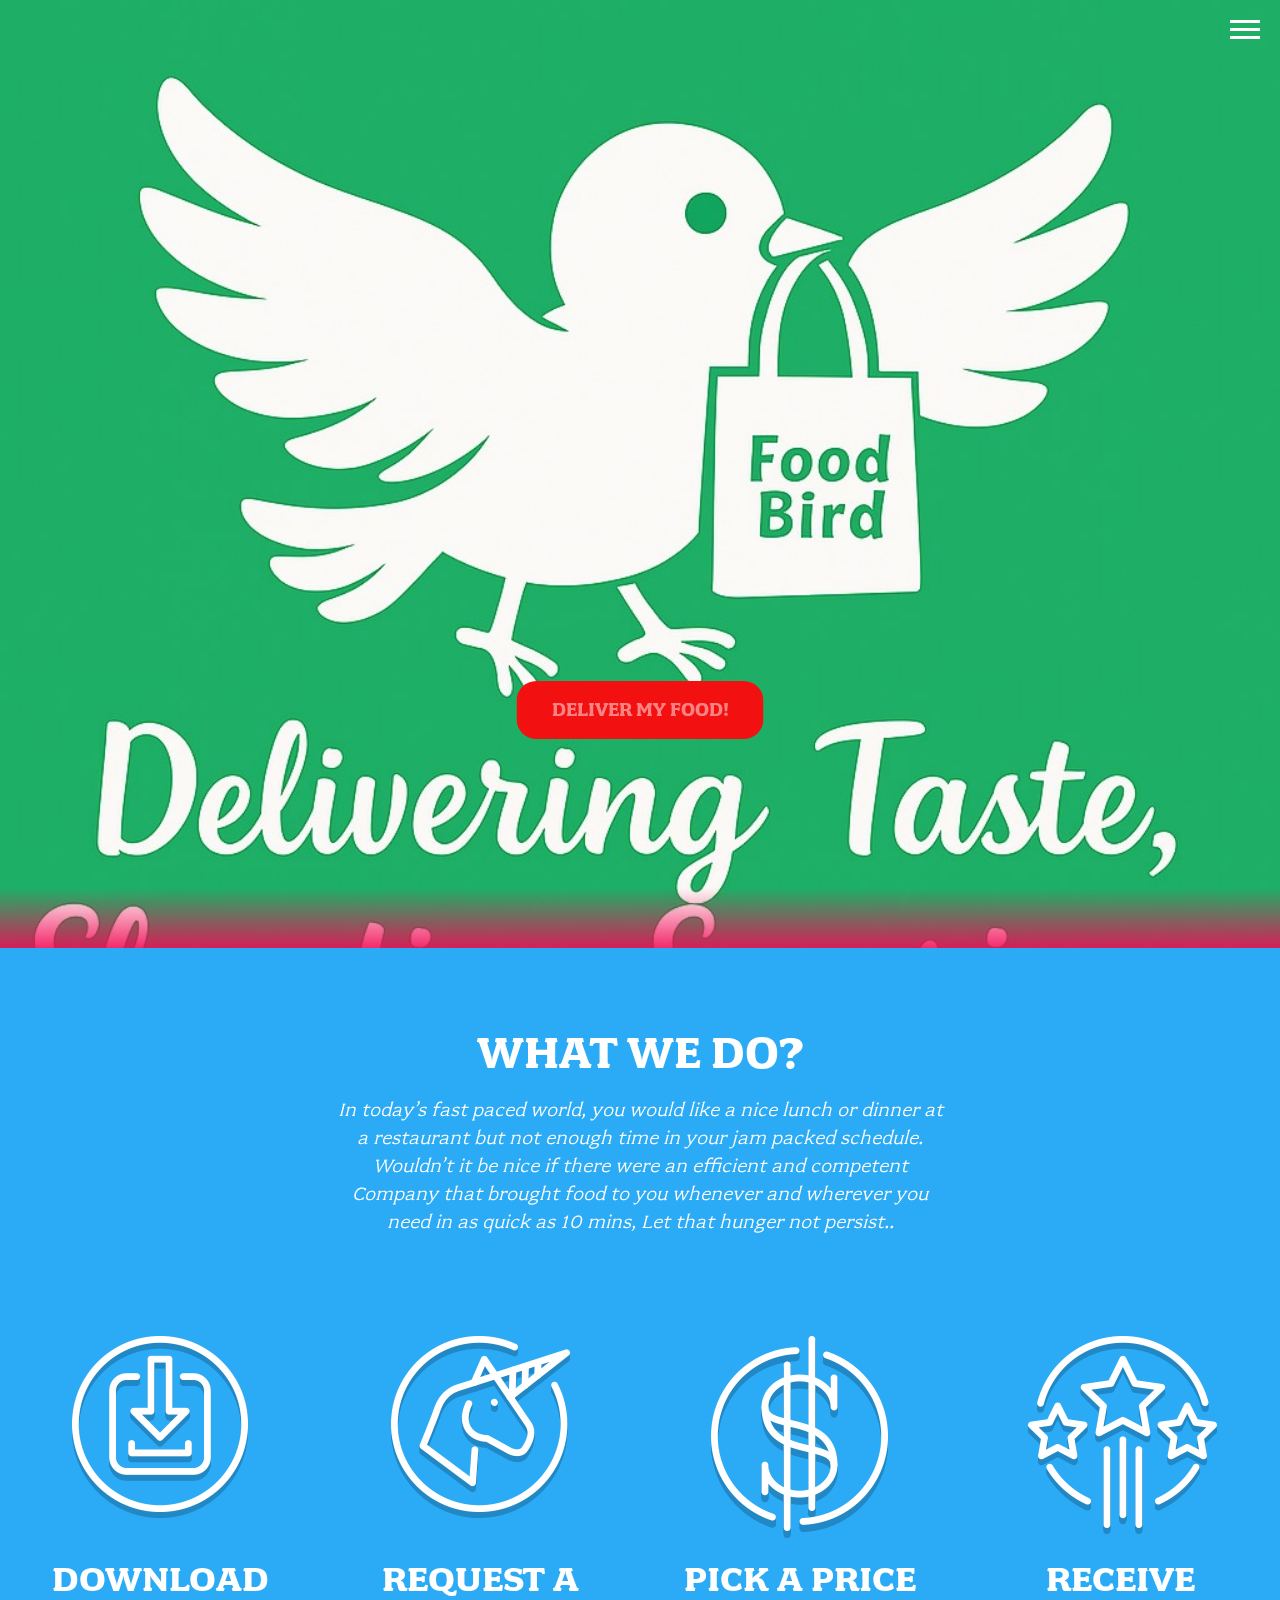
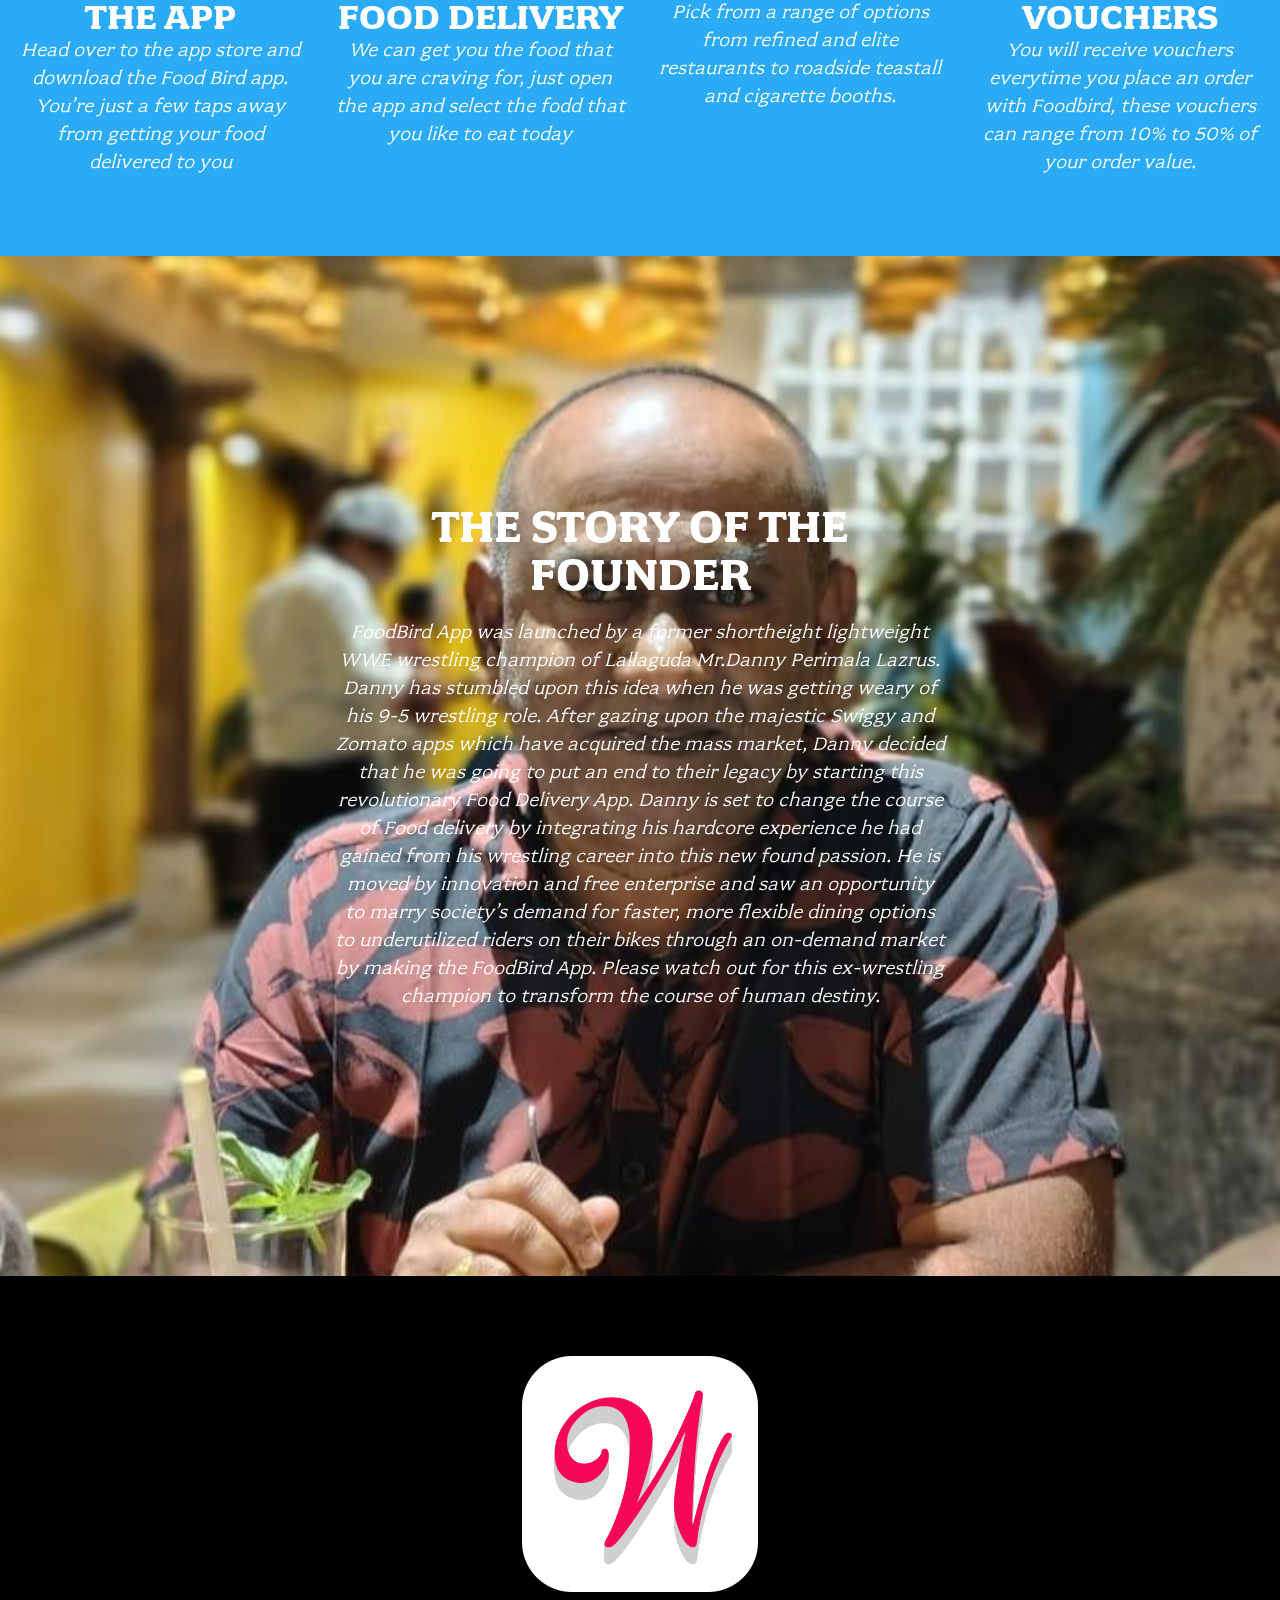
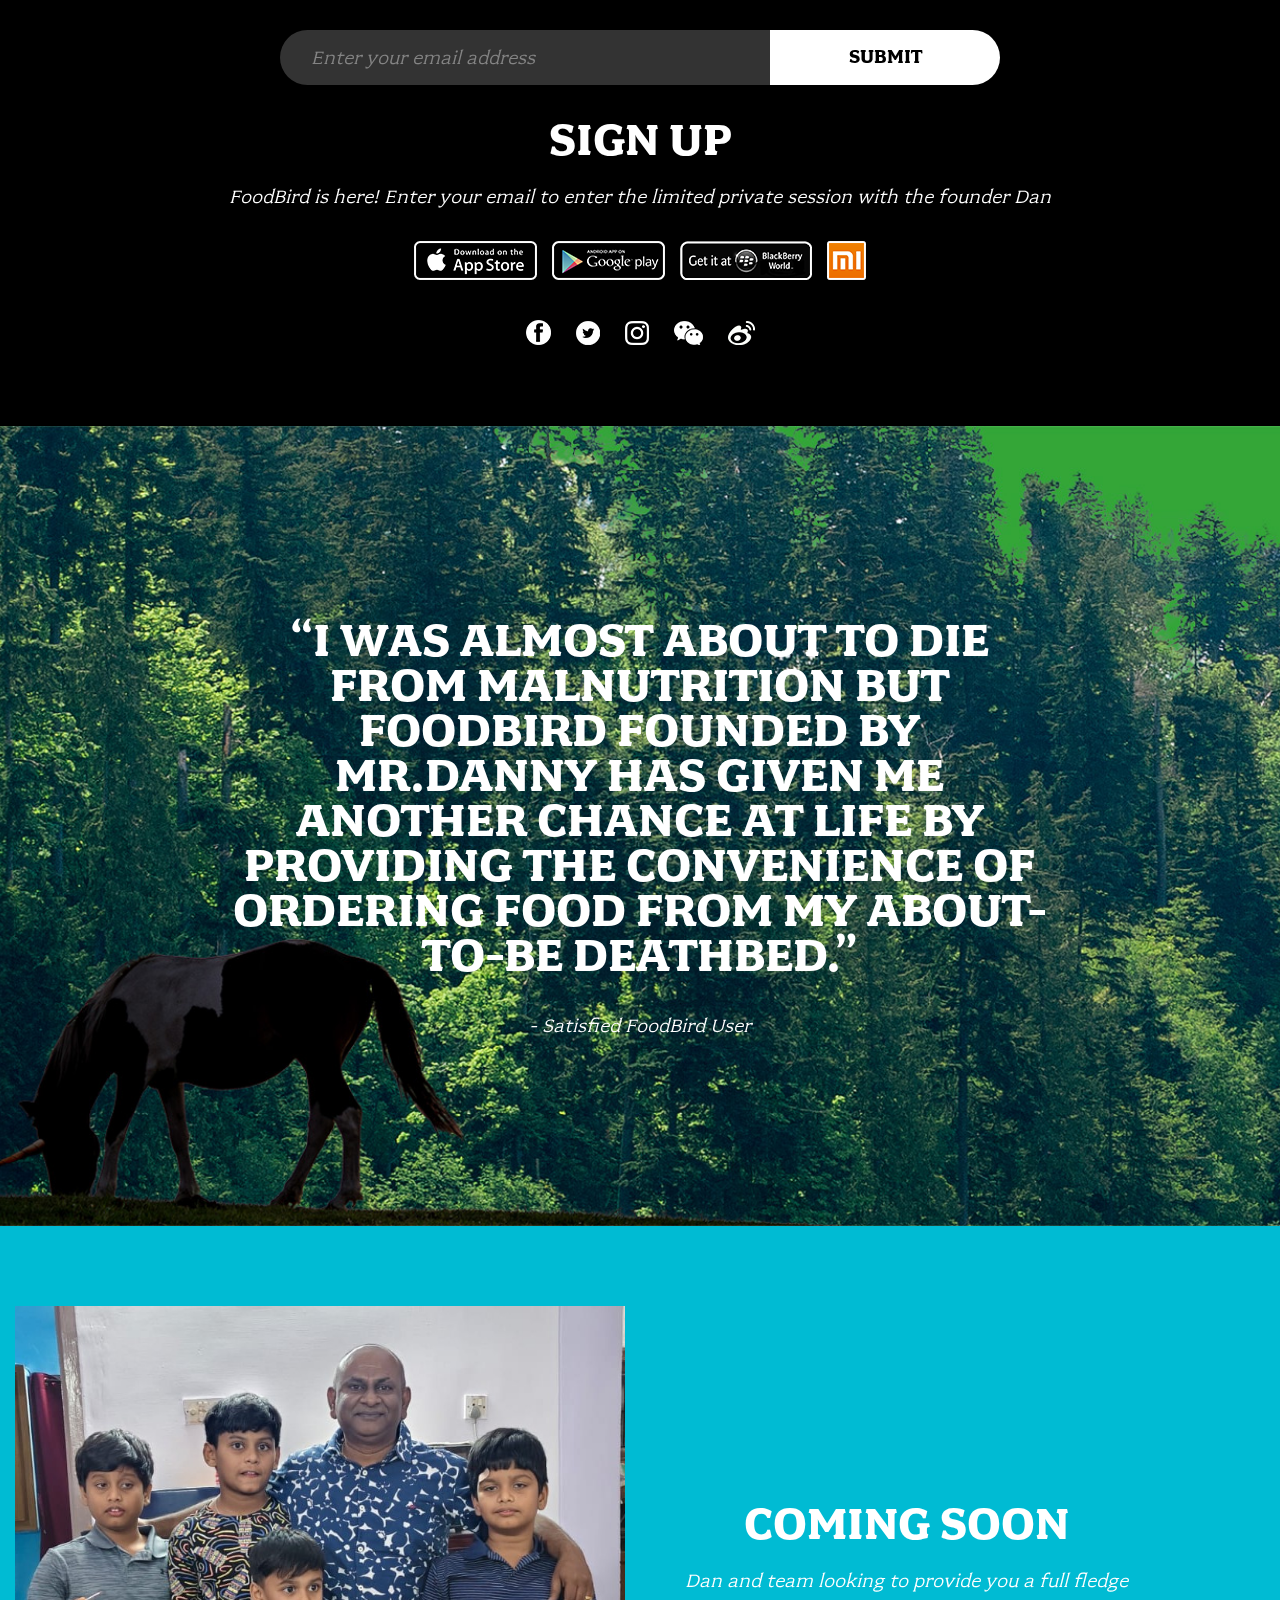
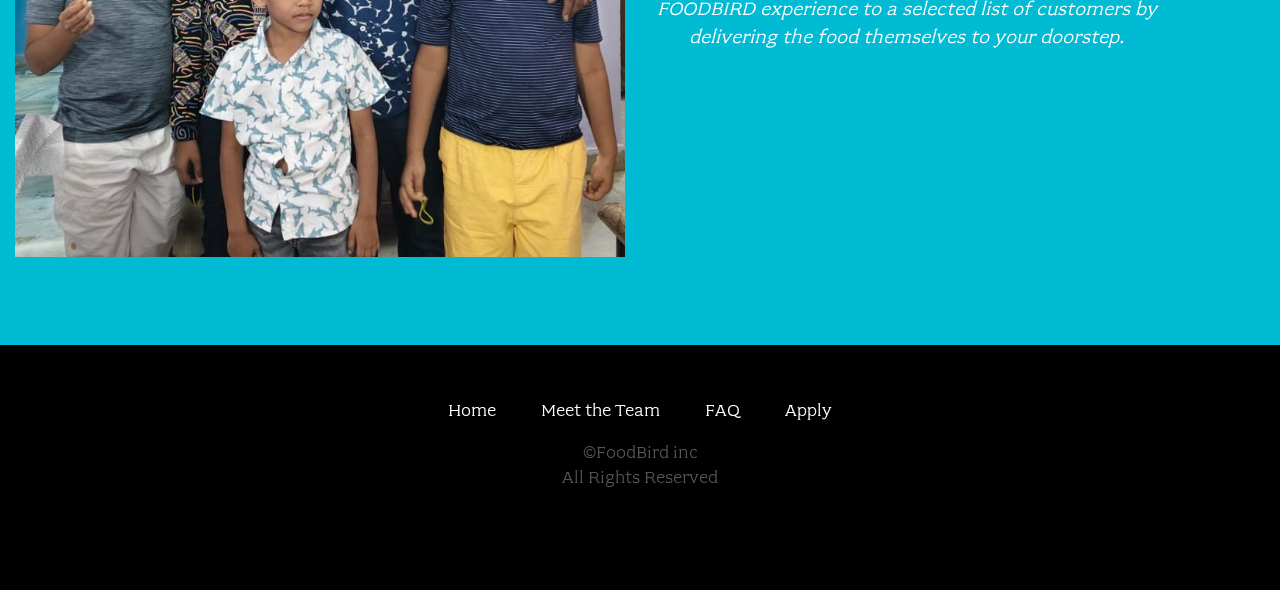
<file: index.html>
<!doctype html>
<html class="no-js" lang="">
<head>
  <meta charset="utf-8">
  <meta name="description" content="">
  <meta name="viewport" content="width=device-width, initial-scale=1">
  <title>FOOD BIRD</title>

  <link rel="stylesheet" href="css/font.css">
  <link rel="stylesheet" href="css/main.css">

  <script src="js/vendor/modernizr.js"></script>
</head>
<body class="page-home">

  <header class="site-header">
    <h1 class="title">Food Bird</h1>
    <nav class="site-nav">
      <ul>
        <li><a href="index.html">Home</a></li>
          <li><a href="unicorns.html">Meet the Team</a></li>
          <li><a href="faq.html">FAQ</a></li>
          <li><a href="apply.html">Apply</a></li>
      </ul>
    </nav>
    <button type="button" class="btn-menu"><span>Menu</span></button>
    <a class="home-button" href="/register.html">Deliver my Food!</a>
  </header>

  <section class="home-about">
    <div class="row column large-9 xlarge-6 xxlarge-4">
      <h2 class="section-title">What we do?</h2>
      <p class="content">
        In today’s fast paced world, you would like a nice lunch or dinner at a restaurant but not enough time in your jam packed schedule. Wouldn’t it be nice if there were an efficient and competent Company that brought food to you whenever and wherever you need in as quick as 10 mins, Let that hunger not persist..
      </p>
    </div>

    <div class="row medium-up-2 large-up-4">
      <div class="column">
        <div class="home-about-block">
          <h3 class="title icon-download">Download The App</h3>
          <p class="content">Head over to the app store and download the Food Bird app. You’re just a few taps away from getting your food delivered to you</p>
        </div>
      </div>

      <div class="column">
        <div class="home-about-block">
          <h3 class="title icon-unicorn">Request A Food delivery</h3>
          <p class="content">We can get you the food that you are craving for, just open the app and select the fodd that you like to eat today</p>
        </div>
      </div>

      <div class="column">
        <div class="home-about-block">
          <h3 class="title icon-price">Pick A Price</h3>
          <p class="content">Pick from a range of options from refined and elite restaurants to roadside teastall and cigarette booths.</p>
        </div>
      </div>

      <div class="column">
        <div class="home-about-block">
          <h3 class="title icon-success">Receive Vouchers</h3>
          <p class="content">You will receive vouchers everytime you place an order with Foodbird, these vouchers can range from 10% to 50% of your order value.</p>
        </div>
      </div>
    </div>
  </section>

  <section class="home-story">
    <div class="row column large-9 xlarge-6 xxlarge-4">
      <h2 class="section-title">The Story of the Founder</h2>
      <p class="content">
        FoodBird App was launched by a former shortheight lightweight WWE wrestling champion of Lallaguda Mr.Danny Perimala Lazrus. Danny has stumbled upon this idea when he was getting weary of his 9-5 wrestling role. After gazing upon the majestic Swiggy and Zomato apps which have acquired the mass market, Danny decided that he was going to put an end to their legacy by starting this revolutionary Food Delivery App. Danny is set to change the course of Food delivery by integrating his hardcore experience he had gained from his wrestling career into this new found passion. He is moved by innovation and free enterprise and saw an opportunity to marry society’s demand for faster, more flexible dining options to underutilized riders on their bikes through an on-demand market by making the FoodBird App. Please watch out for this ex-wrestling champion to transform the course of human destiny.
      </p>
    </div>
  </section>

  <section class="home-sign-up">
    <div class="row column">
      <img class="icon-w" src="images/wr-home-W.png">

      <form onsubmit="javascript:void(0);">
        <input type="email" placeholder="Enter your email address">
        <button type="button">Submit</button>
      </form>

      <h2 class="section-title">Sign Up</h2>

      <p class="content">FoodBird is here! Enter your email to enter the limited private session with the founder Dan</p>

      <div class="apps">
        <a class="app-icon" href=""><img src="images/wr-home-apple.png"></a>
        <a class="app-icon" href=""><img src="images/wr-home-google.png"></a>
        <a class="app-icon" href=""><img src="images/wr-home-blackberry.png"></a>
        <a class="app-icon" href=""><img src="images/wr-home-Xiaomi.png"></a>
      </div>

      <div class="social">
        <a class="icon-fb" href="">Facebook</a>
        <a class="icon-tw" href="">Twitter</a>
        <a class="icon-ig" href="">Instagram</a>
        <a class="icon-wc" href="">Wechat</a>
        <a class="icon-wb" href="">Weibo</a>
      </div>
    </div>
  </section>

  <section class="home-quote">
    <div class="row column medium-8 xxlarge-6">
      <div class="quote-wrap">
        <div class="quote">
          “I was almost about to die from malnutrition but FoodBird founded by Mr.Danny has given me another chance at life by providing the convenience of ordering food from my about-to-be deathbed.”
        </div>
        <div class="quoter">- Satisfied FoodBird User</div>
      </div>
    </div>
  </section>

  <section class="kraken-callout">
    <div class="row">
      <div class="columns medium-6 xxlarge-4 xxlarge-offset-2">
        <img src="images/dan-with-team.jpg">
      </div>

      <div class="columns medium-6 xlarge-5 xxlarge-4">
        <h4 class="title">Coming Soon</h4>
        <p class="content">
          Dan and team looking to provide you a full fledge FOODBIRD experience to a selected list of customers by delivering the food themselves to your doorstep.
        </p>
      </div>
    </div>
  </section>

  <footer class="site-footer">
    <div class="row column">
      <nav class="footer-nav">
        <ul>
          <li><a href="index.html">Home</a></li>
          <li><a href="unicorns.html">Meet the Team</a></li>
          <li><a href="faq.html">FAQ</a></li>
          <li><a href="apply.html">Apply</a></li>
        </ul>
      </nav>
    </div>

    <div class="row column">
      <div class="footer-legal">
        &copy;FoodBird inc<br>
        All Rights Reserved
      </div>
    </div>
  </footer>

  <script src="js/vendor.js"></script>

  <script src="js/main.js"></script>
</body>
</html>
</file>
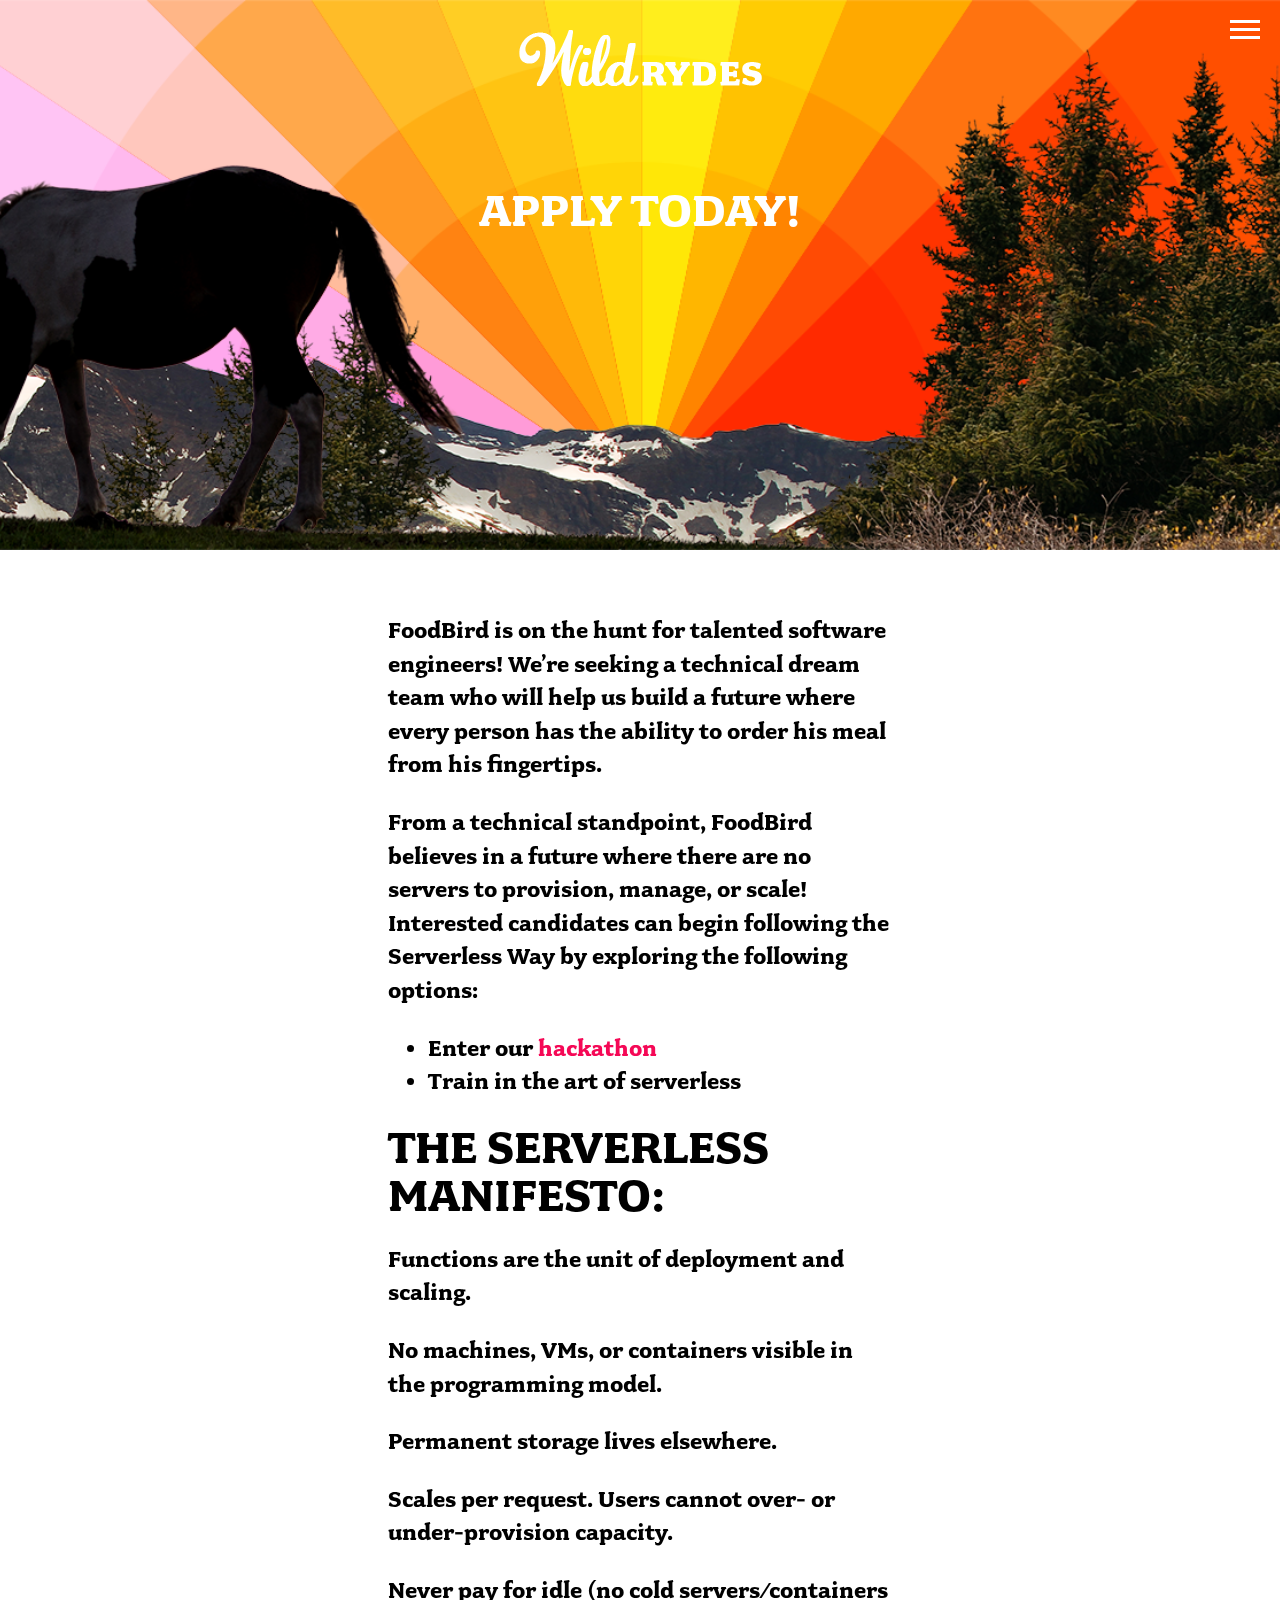
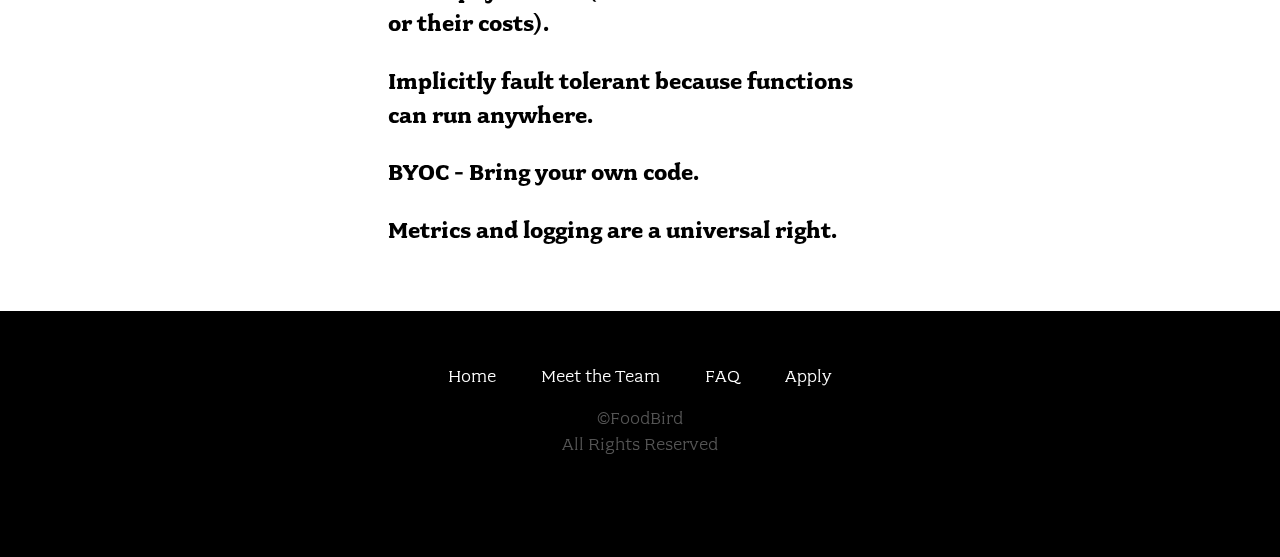
<file: apply.html>
<!doctype html>
<html class="no-js" lang="">
<head>
  <meta charset="utf-8">
  <meta name="description" content="">
  <meta name="viewport" content="width=device-width, initial-scale=1">
  <title>Apply - Food Bird</title>

  <link rel="stylesheet" href="css/font.css">
  <link rel="stylesheet" href="css/main.css">

  <script src="js/vendor/modernizr.js"></script>
</head>
<body class="page-apply">

  <header class="site-header">
    <div class="site-logo">FoodBird</div>

    <div class="row column medium-8 large-6 xlarge-5 xxlarge-4">
      <h1 class="title">Apply Today!</h1>
    </div>

    <nav class="site-nav">
      <ul>
        <li><a href="index.html">Home</a></li>
        <li><a href="unicorns.html">Meet the Team</a></li>
        <li><a href="faq.html">FAQ</a></li>
        <li><a href="apply.html">Apply</a></li>
      </ul>
    </nav>
    <button type="button" class="btn-menu"><span>Menu</span></button>
  </header>

  <section class="content">
    <div class="row column medium-10 large-7 xlarge-5">
      <p>FoodBird is on the hunt for talented software engineers! We’re seeking a technical dream team who will help us build a future where every person has the ability to order his meal from his fingertips.</p>
      <p>From a technical standpoint, FoodBird believes in a future where there are no servers to provision, manage, or scale! Interested candidates can begin following the Serverless Way by exploring the following options:</p>
      <ul>
        <li>Enter our <a href="http://awschatbot.devpost.com" target="_blank">hackathon</a></li>
        <li>Train in the art of serverless</li>
      </ul>

      <h2>The Serverless Manifesto:</h2>
      <p>Functions are the unit of deployment and scaling.</p>
      <p>No machines, VMs, or containers visible in the programming model.</p>
      <p>Permanent storage lives elsewhere.</p>
      <p>Scales per request. Users cannot over- or under-provision capacity.</p>
      <p>Never pay for idle (no cold servers/containers or their costs).</p>
      <p>Implicitly fault tolerant because functions can run anywhere.</p>
      <p>BYOC - Bring your own code.</p>
      <p>Metrics and logging are a universal right.</p>
    </div>
  </section>

  <footer class="site-footer">
    <div class="row column">
      <nav class="footer-nav">
        <ul>
          <li><a href="index.html">Home</a></li>
          <li><a href="unicorns.html">Meet the Team</a></li>
         
          <li><a href="faq.html">FAQ</a></li>
          <li><a href="apply.html">Apply</a></li>
        </ul>
      </nav>
    </div>

    <div class="row column">
      <div class="footer-legal">
        &copy;FoodBird <br>
        All Rights Reserved
      </div>
    </div>
  </footer>

  <script src="js/vendor.js"></script>

  <script src="js/main.js"></script>
</body>
</html>
</file>
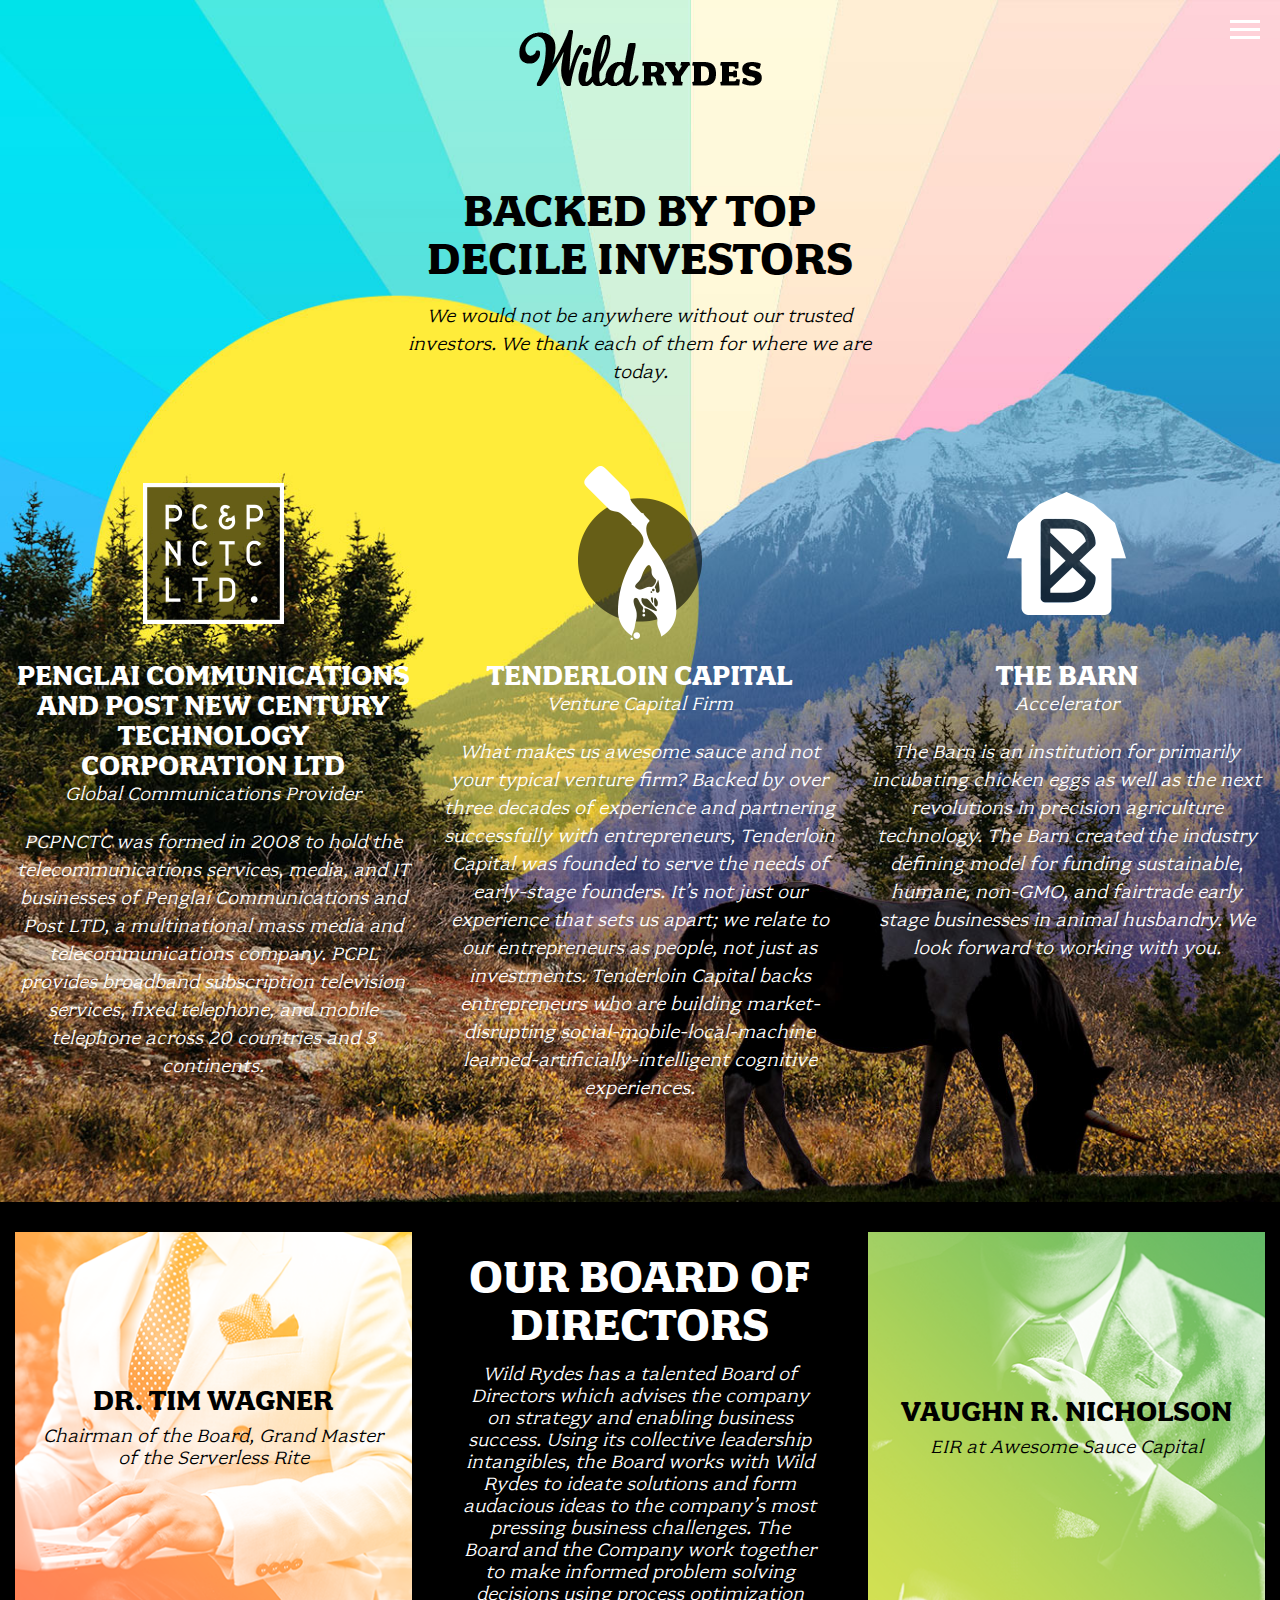
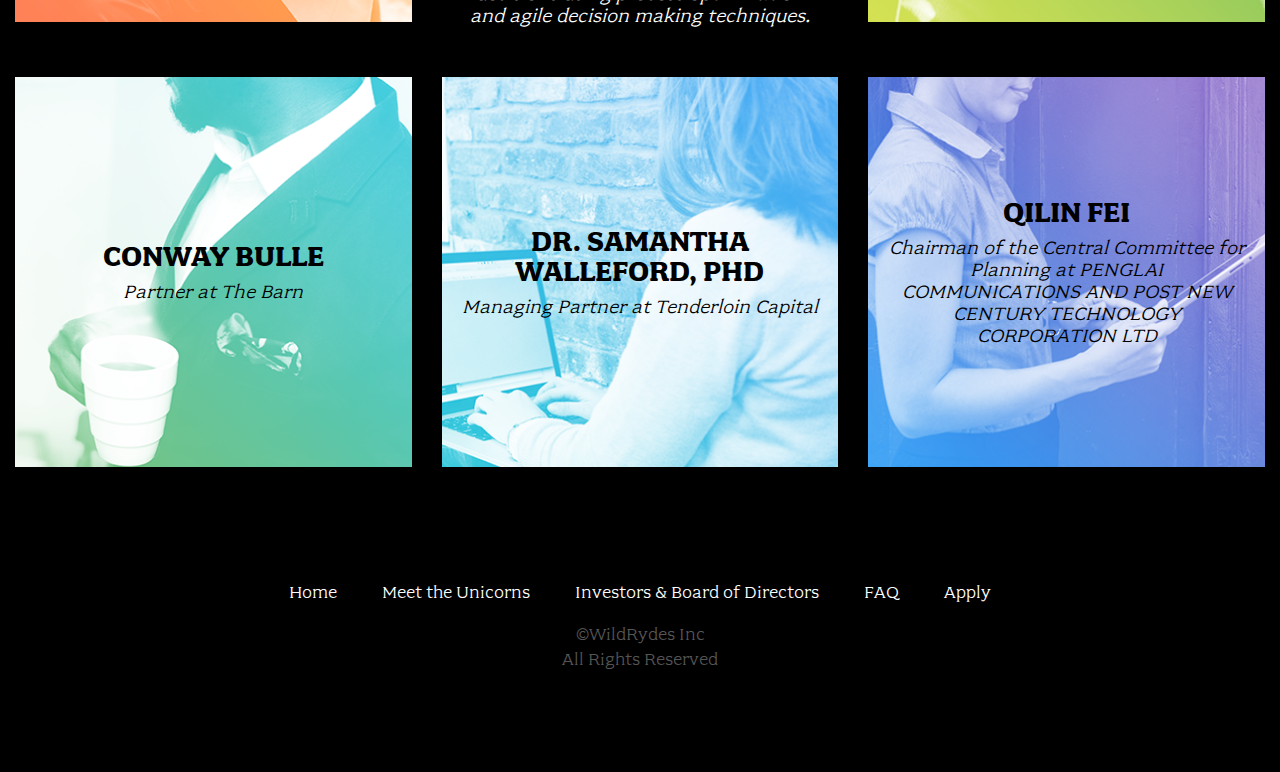
<file: investors.html>
<!doctype html>
<html class="no-js" lang="">
<head>
  <meta charset="utf-8">
  <meta name="description" content="">
  <meta name="viewport" content="width=device-width, initial-scale=1">
  <title>Investors &amp; Board of Directors - Wild Rydes</title>

  <link rel="stylesheet" href="css/font.css">
  <link rel="stylesheet" href="css/main.css">

  <script src="js/vendor/modernizr.js"></script>
</head>
<body class="page-investors">

  <div class="top-section">
    <header class="site-header">
      <div class="site-logo dark">Wild Rydes</div>

      <div class="row column medium-8 large-6 xlarge-5 xxlarge-4">
        <h1 class="title">Backed By Top Decile Investors</h1>
        <p class="content">
          We would not be anywhere without our trusted investors. We thank each of them for where we are today.
        </p>
      </div>

      <nav class="site-nav">
        <ul>
          <li><a href="index.html">Home</a></li>
          <li><a href="unicorns.html">Meet the Unicorns</a></li>
          <li><a href="investors.html">Investors & Board of Directors</a></li>
          <li><a href="faq.html">FAQ</a></li>
          <li><a href="apply.html">Apply</a></li>
        </ul>
      </nav>
      <button type="button" class="btn-menu"><span>Menu</span></button>
    </header>

    <div class="investors-list">
      <div class="row">
        <div class="columns large-4">
          <div class="investor">
            <h2 class="title pcp">Penglai Communications and Post New Century Technology Corporation Ltd</h2>
            <div class="subtitle">Global Communications Provider</div>
            <p class="content">
              PCPNCTC was formed in 2008 to hold the telecommunications services, media, and IT businesses of Penglai Communications and Post LTD, a multinational mass media and telecommunications company. PCPL provides broadband subscription television services, fixed telephone, and mobile telephone across 20 countries and 3 continents.
            </p>
          </div>
        </div>

        <div class="columns large-4">
          <div class="investor">
            <h2 class="title awesome">Tenderloin Capital</h2>
            <div class="subtitle">Venture Capital Firm</div>
            <p class="content">
              What makes us awesome sauce and not your typical venture firm? Backed by over three decades of experience and partnering successfully with entrepreneurs, Tenderloin Capital was founded to serve the needs of early-stage founders. It’s not just our experience that sets us apart; we relate to our entrepreneurs as people, not just as investments. Tenderloin Capital backs entrepreneurs who are building market-disrupting social-mobile-local-machine learned-artificially-intelligent cognitive experiences.
            </p>
          </div>
        </div>

        <div class="columns large-4">
          <div class="investor">
            <h2 class="title barn">The Barn</h2>
            <div class="subtitle">Accelerator</div>
            <p class="content">
              The Barn is an institution for primarily incubating chicken eggs as well as the next revolutions in precision agriculture technology. The Barn created the industry defining model for funding sustainable, humane, non-GMO, and fairtrade early stage businesses in animal husbandry. We look forward to working with you.
            </p>
          </div>
        </div>
      </div>
    </div>
  </div>

  <section class="board-directors">
    <div class="row">
      <div class="columns large-4 large-push-4">
        <div class="intro block">
          <h2 class="title">Our Board of Directors</h2>
          <p class="content">
            Wild Rydes has a talented Board of Directors which advises the company on strategy and enabling business success. Using its collective leadership intangibles, the Board works with Wild Rydes to ideate solutions and form audacious ideas to the company’s most pressing business challenges. The Board and the Company work together to make informed problem solving decisions using process optimization and agile decision making techniques.
          </p>
        </div>
      </div>

      <div class="columns large-4 large-pull-4">
        <div class="one block">
          <h3 class="title">Dr. Tim Wagner</h3>
          <p class="content">Chairman of the Board, Grand Master of the Serverless Rite</p>
        </div>
      </div>

      <div class="columns large-4">
        <div class="two block">
          <h3 class="title">Vaughn R. Nicholson</h3>
          <p class="content">EIR at Awesome Sauce Capital</p>
        </div>
      </div>
    </div>

    <div class="row">
      <div class="columns large-4">
        <div class="three block">
          <h3 class="title">Conway Bulle</h3>
          <p class="content">Partner at The Barn</p>
        </div>
      </div>

      <div class="columns large-4">
        <div class="four block">
          <h3 class="title">Dr. Samantha Walleford, PhD</h3>
          <p class="content">Managing Partner at Tenderloin Capital</p>
        </div>
      </div>

      <div class="columns large-4">
        <div class="five block">
          <h3 class="title">Qilin Fei</h3>
          <p class="content">Chairman of the Central Committee for Planning at PENGLAI COMMUNICATIONS AND POST NEW CENTURY TECHNOLOGY CORPORATION LTD</p>
        </div>
      </div>
    </div>
  </section>

  <footer class="site-footer">
    <div class="row column">
      <nav class="footer-nav">
        <ul>
          <li><a href="index.html">Home</a></li>
          <li><a href="unicorns.html">Meet the Unicorns</a></li>
          <li><a href="investors.html">Investors & Board of Directors</a></li>
          <li><a href="faq.html">FAQ</a></li>
          <li><a href="apply.html">Apply</a></li>
        </ul>
      </nav>
    </div>

    <div class="row column">
      <div class="footer-legal">
        &copy;WildRydes Inc<br>
        All Rights Reserved
      </div>
    </div>
  </footer>

  <script src="js/vendor.js"></script>

  <script src="js/main.js"></script>
</body>
</html>
</file>
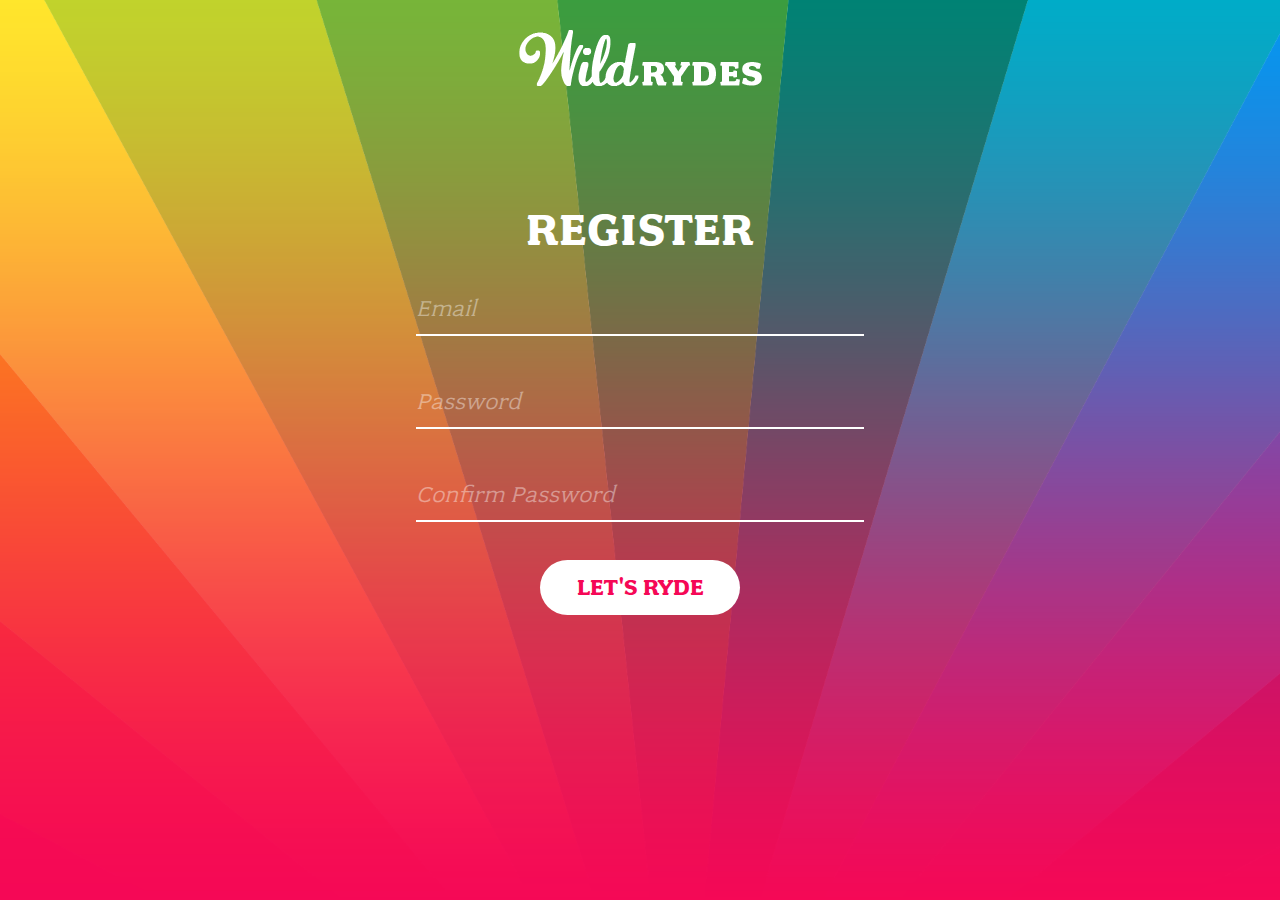
<file: register.html>
<!DOCTYPE html>
<!--[if lt IE 7]>      <html class="no-js lt-ie9 lt-ie8 lt-ie7"> <![endif]-->
<!--[if IE 7]>         <html class="no-js lt-ie9 lt-ie8"> <![endif]-->
<!--[if IE 8]>         <html class="no-js lt-ie9"> <![endif]-->
<!--[if gt IE 8]><!--> <html class="no-js"> <!--<![endif]-->
    <head>
        <meta charset="utf-8">
        <meta http-equiv="X-UA-Compatible" content="IE=edge,chrome=1">
        <title></title>
        <meta name="description" content="">
        <meta name="viewport" content="width=device-width">

        <!-- Place favicon.ico and apple-touch-icon.png in the root directory -->

        <link rel="stylesheet" href="css/font.css">
        <link rel="stylesheet" href="css/normalize.css">
        <link rel="stylesheet" href="css/index.css">
        <link rel="stylesheet" href="/css/message.css">
    </head>
    <body>
        <!--[if lt IE 7]>
            <p class="chromeframe">You are using an <strong>outdated</strong> browser. Please <a href="http://browsehappy.com/">upgrade your browser</a> or <a href="http://www.google.com/chromeframe/?redirect=true">activate Google Chrome Frame</a> to improve your experience.</p>
        <![endif]-->

        <div id="noCognitoMessage" class="configMessage" style="display: none;">
            <div class="backdrop"></div>
            <div class="panel panel-default">
                <div class="panel-heading">
                    <h3 class="panel-title">No Cognito User Pool Configured</h3>
                </div>
                <div class="panel-body">
                    <p>There is no user pool configured in <a href="/js/config.js">/js/config.js</a>. You'll configure this in Module 2 of the workshop.</p>
                </div>
            </div>
        </div>

        <header>
          <img src="images/logo.png">
        </header>

        <section class="form-wrap">
            <h1>Register</h1>
            <form id="registrationForm">
              <input type="email" id="emailInputRegister" placeholder="Email" pattern=".*" required>
              <input type="password" id="passwordInputRegister" placeholder="Password" pattern=".*" required>
              <input type="password" id="password2InputRegister" placeholder="Confirm Password" pattern=".*" required>

              <input type="submit" value="Let's Ryde">
            </form>
        </section>

        <script src="js/vendor/jquery-3.1.0.js"></script>
        <script src="js/vendor/bootstrap.min.js"></script>
        <script src="js/vendor/aws-cognito-sdk.min.js"></script>
        <script src="js/vendor/amazon-cognito-identity.min.js"></script>
        <script src="js/config.js"></script>
        <script src="js/cognito-auth.js"></script>
    </body>
</html>
</file>
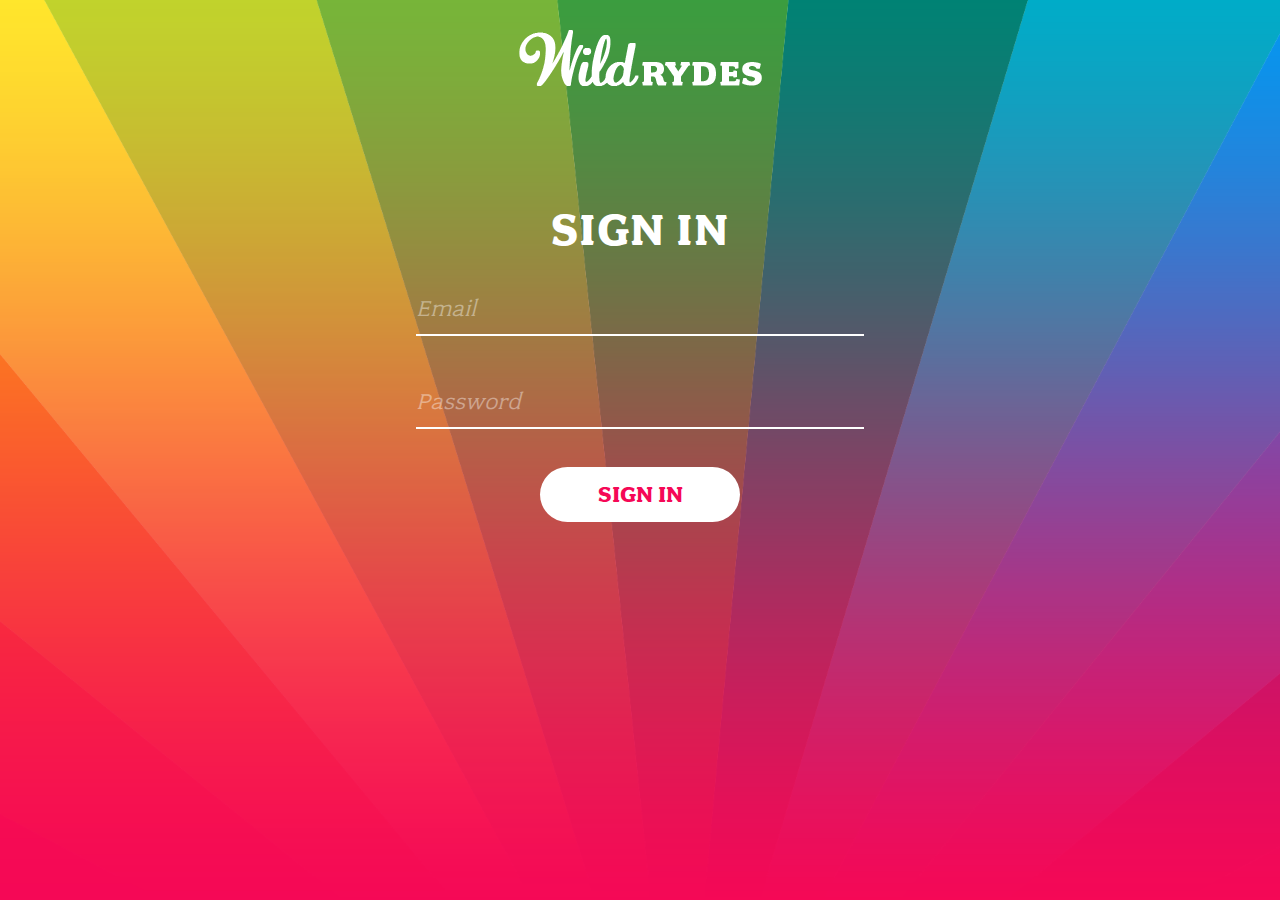
<file: ride.html>
<!DOCTYPE html>
<html>

<head>
    <meta charset="utf-8">
    <meta name="viewport" content="initial-scale=1,maximum-scale=1,user-scalable=no">
    <title>FoodBird</title>
    <meta charset="utf-8">
    <meta http-equiv="X-UA-Compatible" content="IE=edge">
    <meta name="viewport" content="width=device-width, initial-scale=1">
    <meta name="description" content="Serverless web application example">
    <meta name="author" content="">


    <link rel="stylesheet" href="https://maxcdn.bootstrapcdn.com/bootstrap/3.3.7/css/bootstrap.min.css" integrity="sha384-BVYiiSIFeK1dGmJRAkycuHAHRg32OmUcww7on3RYdg4Va+PmSTsz/K68vbdEjh4u" crossorigin="anonymous">
    <link rel="stylesheet" href="https://js.arcgis.com/4.6/esri/css/main.css">
    <link rel="stylesheet" href="/css/ride.css">
    <link rel="stylesheet" href="/css/message.css">
</head>

<body>

    <div class="info panel panel-default">
        <div class="panel-heading">
            <button id="request" class="btn btn-primary" disabled="disabled">Set pickup</button>
            <div class="dropdown pull-right">
                <button id="accountLink" class="btn" type="button" data-toggle="dropdown" aria-haspopup="true" aria-expanded="false">
                    Account <span class="caret"></span>
                </button>
                <ul class="dropdown-menu" aria-labelledby="accountLink">
                    <li><a id="signOut" href="#">Sign out</a></li>
                </ul>
            </div>
        </div>
        <div class="panel-body">
            <ol id="updates">
                <li>Welcome! Click the map to set your Address location.</li>
            </ol>
        </div>
    </div>

    <div id="noApiMessage" class="configMessage" style="display: none;">
        <div class="backdrop"></div>
        <div class="panel panel-default">
            <div class="panel-heading">
                <h3 class="panel-title">Successfully Authenticated!</h3>
            </div>
            <div class="panel-body">
                <p>This page is not functional yet because there is no API invoke URL configured in <a href="/js/config.js">/js/config.js</a>. You'll configure this in Module 3.</p>
                <p>In the meantime, if you'd like to test the Amazon Cognito user pool authorizer for your API, use the auth token below:</p>
                <textarea class="authToken"></textarea>
            </div>
        </div>
    </div>

    <div id="noCognitoMessage" class="configMessage" style="display: none;">
        <div class="backdrop"></div>
        <div class="panel panel-default">
            <div class="panel-heading">
                <h3 class="panel-title">No Cognito User Pool Configured</h3>
            </div>
            <div class="panel-body">
                <p>There is no user pool configured in <a href="/js/config.js">/js/config.js</a>. You'll configure this in Module 2 of the workshop.</p>
            </div>
        </div>
    </div>

    <div id="main">
        <div id="map">
        </div>
    </div>

    <div id="authTokenModal" class="modal fade" tabindex="-1" role="dialog" aria-labelledby="authToken">
        <div class="modal-dialog" role="document">
            <div class="modal-content">
                <div class="modal-header">
                    <button type="button" class="close" data-dismiss="modal" aria-label="Close"><span aria-hidden="true">&times;</span></button>
                    <h4 class="modal-title" id="myModalLabel">Your Auth Token</h4>
                </div>
                <div class="modal-body">
                    <textarea class="authToken"></textarea>
                </div>
                <div class="modal-footer">
                    <button type="button" class="btn btn-default" data-dismiss="modal">Close</button>
                </div>
            </div>
        </div>
    </div>


    <script src="js/vendor/jquery-3.1.0.js"></script>
    <script src="js/vendor/bootstrap.min.js"></script>
    <script src="js/vendor/aws-cognito-sdk.min.js"></script>
    <script src="js/vendor/amazon-cognito-identity.min.js"></script>
    <script src="https://js.arcgis.com/4.6/"></script>
    <script src="js/config.js"></script>
    <script src="js/cognito-auth.js"></script>
    <script src="js/esri-map.js"></script>
    <script src="js/ride.js"></script>
</body>

</html>
</file>
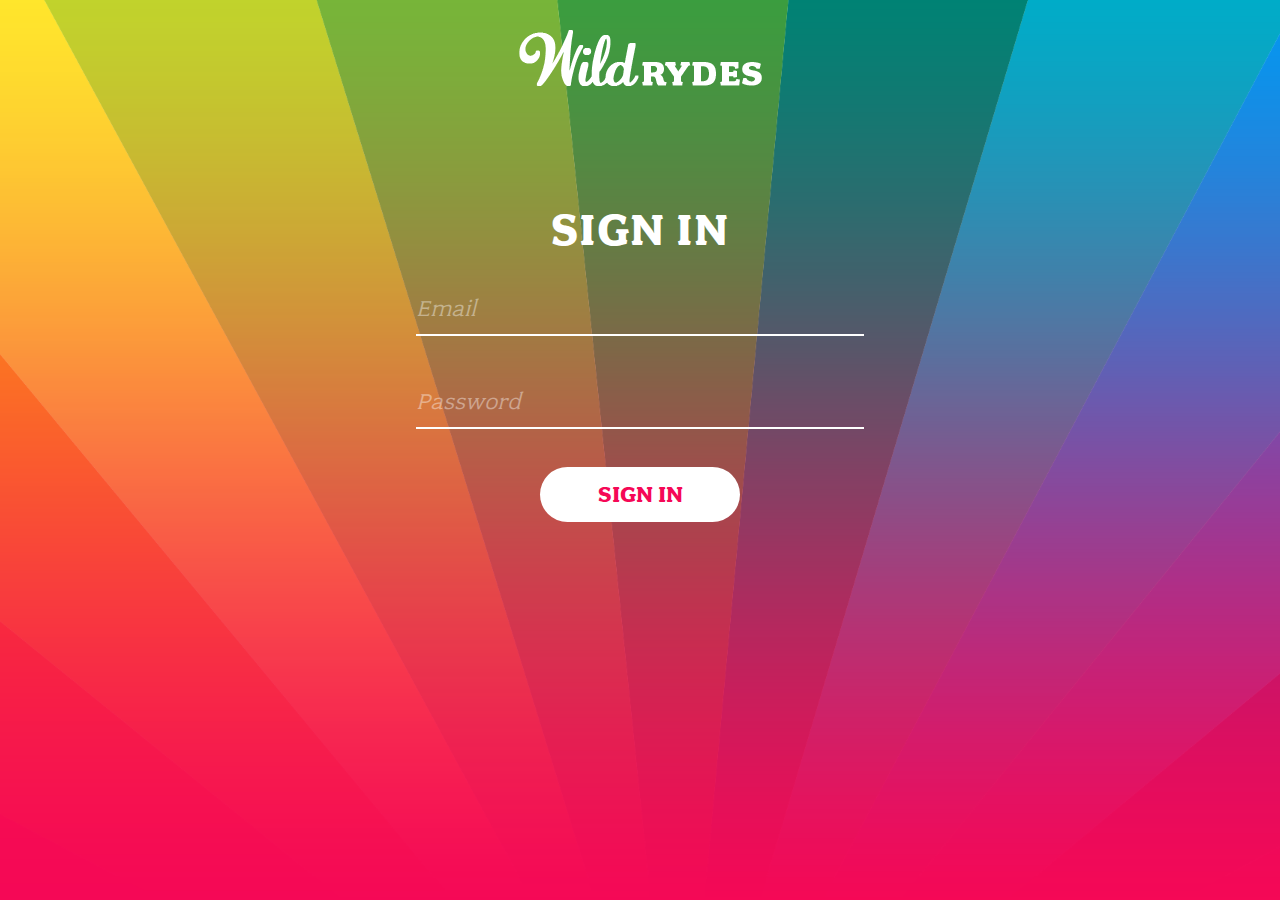
<file: signin.html>
<!DOCTYPE html>
<!--[if lt IE 7]>      <html class="no-js lt-ie9 lt-ie8 lt-ie7"> <![endif]-->
<!--[if IE 7]>         <html class="no-js lt-ie9 lt-ie8"> <![endif]-->
<!--[if IE 8]>         <html class="no-js lt-ie9"> <![endif]-->
<!--[if gt IE 8]><!--> <html class="no-js"> <!--<![endif]-->
    <head>
        <meta charset="utf-8">
        <meta http-equiv="X-UA-Compatible" content="IE=edge,chrome=1">
        <title></title>
        <meta name="description" content="">
        <meta name="viewport" content="width=device-width">

        <!-- Place favicon.ico and apple-touch-icon.png in the root directory -->

        <link rel="stylesheet" href="css/font.css">
        <link rel="stylesheet" href="css/normalize.css">
        <link rel="stylesheet" href="css/index.css">
        <link rel="stylesheet" href="/css/message.css">
    </head>
    <body>
        <!--[if lt IE 7]>
            <p class="chromeframe">You are using an <strong>outdated</strong> browser. Please <a href="http://browsehappy.com/">upgrade your browser</a> or <a href="http://www.google.com/chromeframe/?redirect=true">activate Google Chrome Frame</a> to improve your experience.</p>
        <![endif]-->

        <div id="noCognitoMessage" class="configMessage" style="display: none;">
            <div class="backdrop"></div>
            <div class="panel panel-default">
                <div class="panel-heading">
                    <h3 class="panel-title">No Cognito User Pool Configured</h3>
                </div>
                <div class="panel-body">
                    <p>There is no user pool configured in <a href="/js/config.js">/js/config.js</a>. You'll configure this in Module 2 of the workshop.</p>
                </div>
            </div>
        </div>

        <header>
          <img src="images/logo.png">
        </header>


        <section class="form-wrap">
            <h1>Sign In</h1>
            <form id="signinForm">
              <input type="email" id="emailInputSignin" placeholder="Email" required>
              <input type="password" id="passwordInputSignin" placeholder="Password" pattern=".*" required>

              <input type="submit" value="Sign in">
            </form>
        </section>

        <script src="js/vendor/jquery-3.1.0.js"></script>
        <script src="js/vendor/bootstrap.min.js"></script>
        <script src="js/vendor/aws-cognito-sdk.min.js"></script>
        <script src="js/vendor/amazon-cognito-identity.min.js"></script>
        <script src="js/config.js"></script>
        <script src="js/cognito-auth.js"></script>
    </body>
</html>
</file>
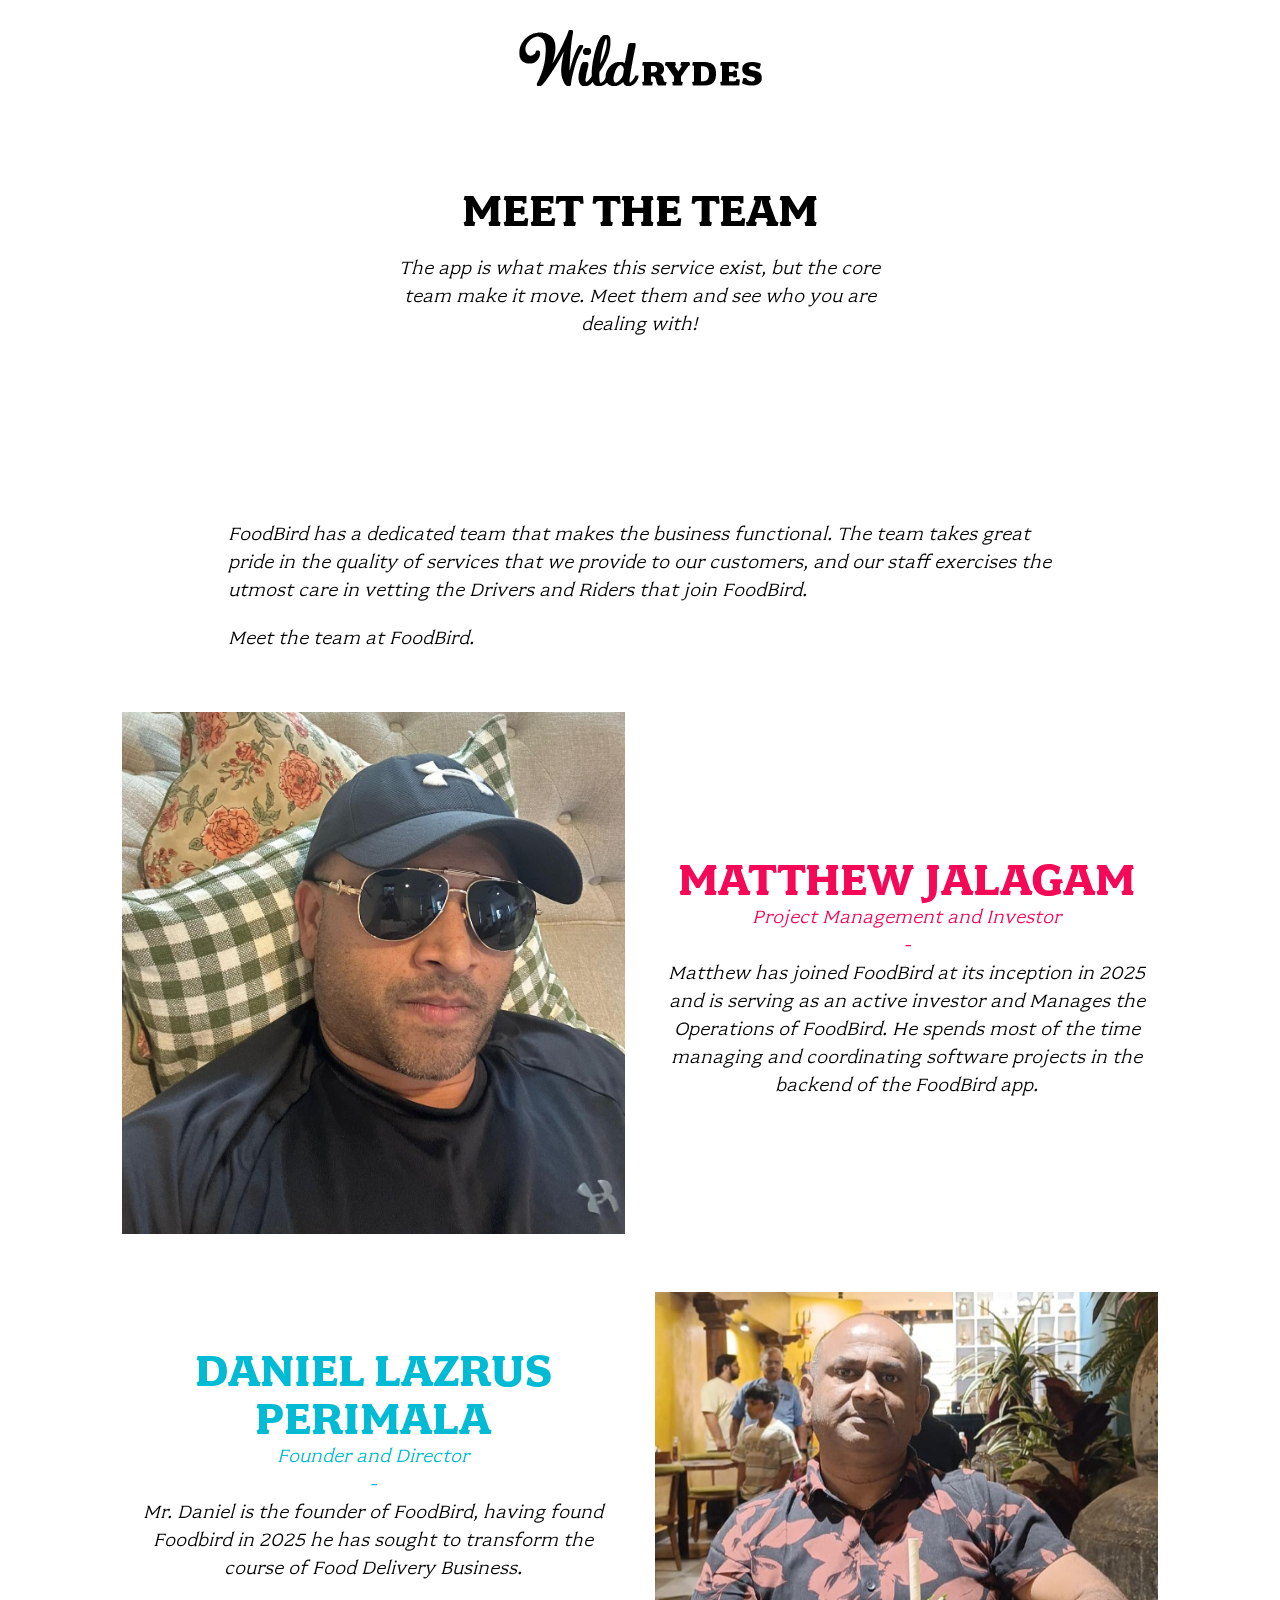
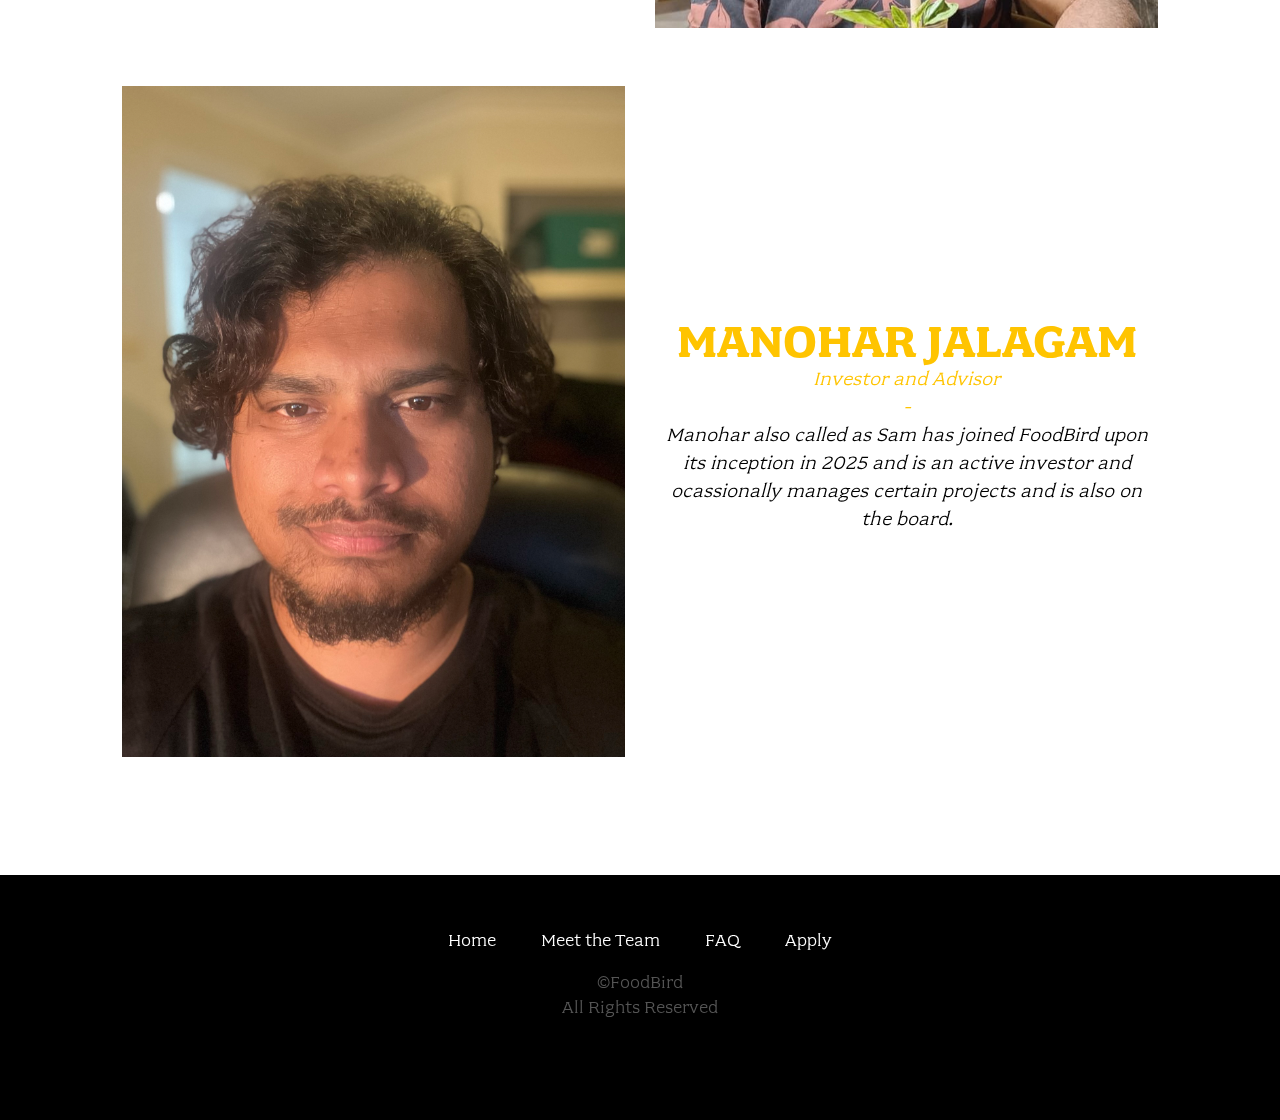
<file: unicorns.html>
<!doctype html>
<html class="no-js" lang="">
<head>
  <meta charset="utf-8">
  <meta name="description" content="">
  <meta name="viewport" content="width=device-width, initial-scale=1">
  <title>Core Team</title>

  <link rel="stylesheet" href="css/font.css">
  <link rel="stylesheet" href="css/main.css">

  <script src="js/vendor/modernizr.js"></script>
</head>
<body class="page-unicorns">

  <header class="site-header">
    <div class="site-logo dark">The Board at FoodBird</div>

    <div class="row column medium-8 large-6 xlarge-5 xxlarge-4">
      <h1 class="title">Meet the Team</h1>
      <p class="content">
        The app is what makes this service exist, but the core team make it move. Meet them and see who you are dealing with!
      </p>
    </div>

    <nav class="site-nav">
      <ul>
        <li><a href="index.html">Home</a></li>
          <li><a href="unicorns.html">Meet the Team</a></li>
          <li><a href="faq.html">FAQ</a></li>
          <li><a href="apply.html">Apply</a></li>
      </ul>
    </nav>
    <button type="button" class="btn-menu"><span>Menu</span></button>
  </header>

  <div class="row column medium-10 large-8 xxlarge-6">
    <p class="content">
      FoodBird has a dedicated team that makes the business functional. The team takes great pride in the quality of services that we provide to our customers, and our staff exercises the utmost care in vetting the Drivers and Riders that join FoodBird.
    </p>

    <p class="content">
      
    </p>

    <p class="content">Meet the team at FoodBird.</p>
  </div>

  <section class="unicorns-list">
    <div class="row">
      <div class="unicorn jimmy">
        <div class="columns medium-5 large-6 xlarge-5 xlarge-offset-1">
          <img src="images/matthew-image 2.jpg" alt="Director and Investor">
        </div>

        <div class="columns medium-7 large-6 xlarge-5 xxlarge-4">
          <h2 class="title">Matthew Jalagam</h2>
          <div class="subtitle">Project Management and Investor</div>
          <p class="content">
            Matthew has joined FoodBird at its inception in 2025 and is serving as an active investor and Manages the Operations of FoodBird. He spends most of the time managing and coordinating software projects in the backend of the FoodBird app.
          </p>
        </div>
      </div>
    </div>

    <div class="row">
      <div class="unicorn henry">
        <div class="columns medium-5 medium-push-7 large-6 large-push-6 xlarge-5 xlarge-offset-1 xlarge-push-5">
          <img src="images/dan 2.jpg" alt="Danny">
        </div>

        <div class="columns medium-7 medium-pull-5 large-6 large-pull-6 xlarge-5 xlarge-pull-5 xxlarge-4 xxlarge-offset-1">
          <h2 class="title">Daniel Lazrus Perimala</h2>
          <div class="subtitle">Founder and Director</div>
          <p class="content">
            Mr. Daniel is the founder of FoodBird, having found Foodbird in 2025 he has sought to transform the course of Food Delivery Business.
          </p>
        </div>
      </div>
    </div>

    <div class="row">
      <div class="unicorn veronica">
        <div class="columns medium-5 large-6 xlarge-5 xlarge-offset-1">
          <img src="images/moony.jpg" alt="Veronica">
        </div>

        <div class="columns medium-7 large-6 xlarge-5 xxlarge-4">
          <h2 class="title">Manohar Jalagam</h2>
          <div class="subtitle">Investor and Advisor</div>
          <p class="content">
            Manohar also called as Sam has joined FoodBird upon its inception in 2025 and is an active investor and ocassionally manages certain projects and is also on the board.
          </p>
        </div>
      </div>
    </div>
  </section>

  <footer class="site-footer">
    <div class="row column">
      <nav class="footer-nav">
        <ul>
          <li><a href="index.html">Home</a></li>
          <li><a href="unicorns.html">Meet the Team</a></li>
          <li><a href="faq.html">FAQ</a></li>
          <li><a href="apply.html">Apply</a></li>
        </ul>
      </nav>
    </div>

    <div class="row column">
      <div class="footer-legal">
        &copy;FoodBird<br>
        All Rights Reserved
      </div>
    </div>
  </footer>

  <script src="js/vendor.js"></script>

  <script src="js/main.js"></script>
</body>
</html>
</file>
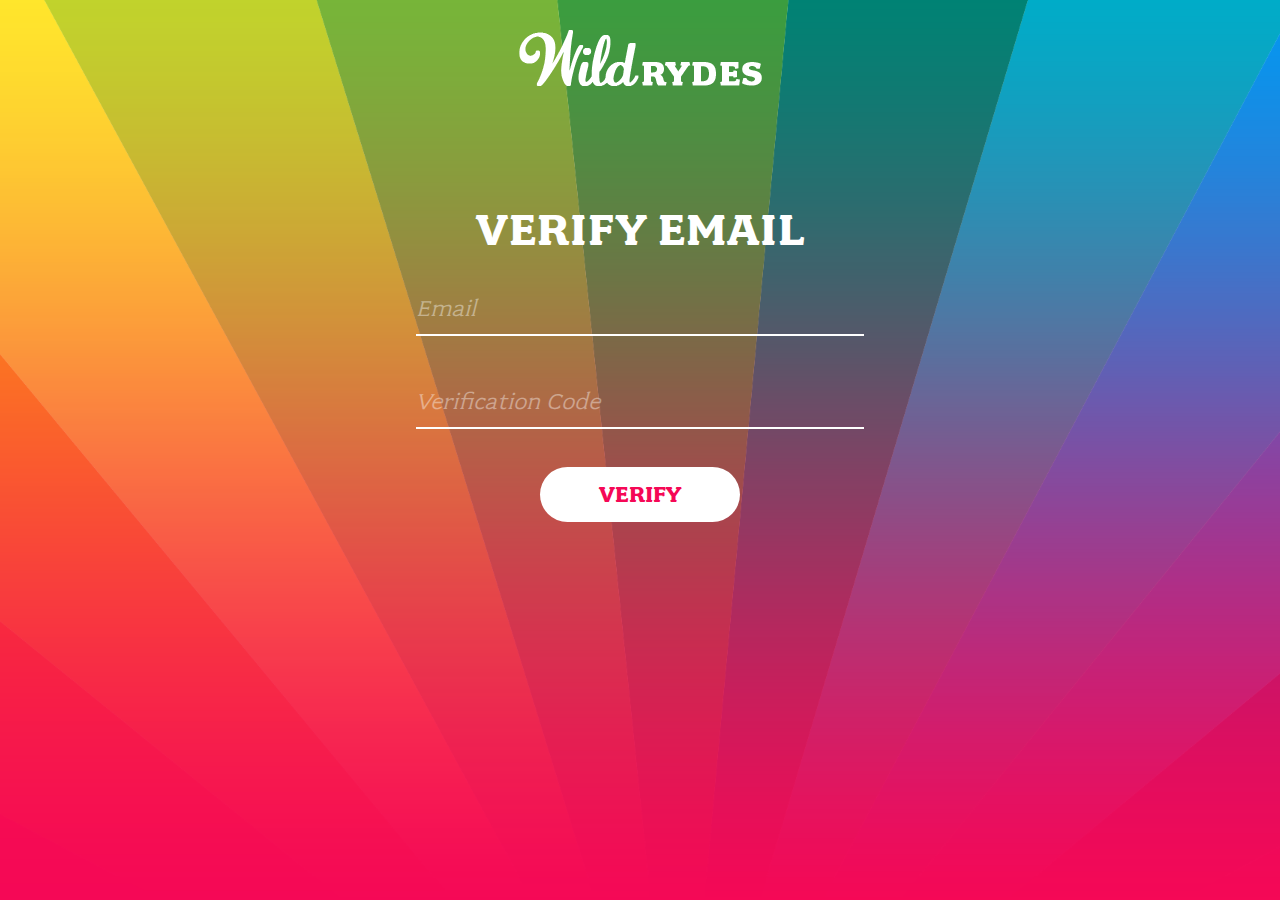
<file: verify.html>
<!DOCTYPE html>
<!--[if lt IE 7]>      <html class="no-js lt-ie9 lt-ie8 lt-ie7"> <![endif]-->
<!--[if IE 7]>         <html class="no-js lt-ie9 lt-ie8"> <![endif]-->
<!--[if IE 8]>         <html class="no-js lt-ie9"> <![endif]-->
<!--[if gt IE 8]><!--> <html class="no-js"> <!--<![endif]-->
    <head>
        <meta charset="utf-8">
        <meta http-equiv="X-UA-Compatible" content="IE=edge,chrome=1">
        <title></title>
        <meta name="description" content="">
        <meta name="viewport" content="width=device-width">

        <!-- Place favicon.ico and apple-touch-icon.png in the root directory -->

        <link rel="stylesheet" href="css/font.css">
        <link rel="stylesheet" href="css/normalize.css">
        <link rel="stylesheet" href="css/index.css">
        <link rel="stylesheet" href="/css/message.css">
    </head>
    <body>
        <!--[if lt IE 7]>
            <p class="chromeframe">You are using an <strong>outdated</strong> browser. Please <a href="http://browsehappy.com/">upgrade your browser</a> or <a href="http://www.google.com/chromeframe/?redirect=true">activate Google Chrome Frame</a> to improve your experience.</p>
        <![endif]-->

        <div id="noCognitoMessage" class="configMessage" style="display: none;">
            <div class="backdrop"></div>
            <div class="panel panel-default">
                <div class="panel-heading">
                    <h3 class="panel-title">No Cognito User Pool Configured</h3>
                </div>
                <div class="panel-body">
                    <p>There is no user pool configured in <a href="/js/config.js">/js/config.js</a>. You'll configure this in Module 2 of the workshop.</p>
                </div>
            </div>
        </div>

        <header>
          <img src="images/logo.png">
        </header>


        <section class="form-wrap">
            <h1>Verify Email</h1>
            <form id="verifyForm">
              <input type="email" id="emailInputVerify" placeholder="Email" required>
              <input type="text" id="codeInputVerify" placeholder="Verification Code" pattern=".*" required>

              <input type="submit" value="Verify">
            </form>
        </section>

        <script src="js/vendor/jquery-3.1.0.js"></script>
        <script src="js/vendor/bootstrap.min.js"></script>
        <script src="js/vendor/aws-cognito-sdk.min.js"></script>
        <script src="js/vendor/amazon-cognito-identity.min.js"></script>
        <script src="js/config.js"></script>
        <script src="js/cognito-auth.js"></script>
    </body>
</html>
</file>
<file: css/font.css>
@font-face {
    font-family: "fairplex-wide";
    font-style: normal;
    font-weight: 400;
    src: url("../fonts/fairplex-wide-n4.woff") format("woff2");
}
@font-face {
    font-family: "fairplex-wide";
    font-style: normal;
    font-weight: 700;
    src: url("../fonts/fairplex-wide-n7.woff") format("woff2");
}
</file>
<file: css/index.css>
/*
 * HTML5 Boilerplate
 *
 * What follows is the result of much research on cross-browser styling.
 * Credit left inline and big thanks to Nicolas Gallagher, Jonathan Neal,
 * Kroc Camen, and the H5BP dev community and team.
 */

/* ==========================================================================
   Base styles: opinionated defaults
   ========================================================================== */

html,
button,
input,
select,
textarea {
    color: #222;
}

body {
    font-size: 1em;
    line-height: 1.4;
}

/*
 * Remove text-shadow in selection highlight: h5bp.com/i
 * These selection declarations have to be separate.
 * Customize the background color to match your design.
 */

::-moz-selection {
    background: #b3d4fc;
    text-shadow: none;
}

::selection {
    background: #b3d4fc;
    text-shadow: none;
}

/*
 * A better looking default horizontal rule
 */

hr {
    display: block;
    height: 1px;
    border: 0;
    border-top: 1px solid #ccc;
    margin: 1em 0;
    padding: 0;
}

/*
 * Remove the gap between images and the bottom of their containers: h5bp.com/i/440
 */

img {
    vertical-align: middle;
}

/*
 * Remove default fieldset styles.
 */

fieldset {
    border: 0;
    margin: 0;
    padding: 0;
}

/*
 * Allow only vertical resizing of textareas.
 */

textarea {
    resize: vertical;
}

/* ==========================================================================
   Chrome Frame prompt
   ========================================================================== */

.chromeframe {
    margin: 0.2em 0;
    background: #ccc;
    color: #000;
    padding: 0.2em 0;
}

/* ==========================================================================
   Author's custom styles
   ========================================================================== */







/* Generic */

body{
  width: 100vw;
  height: 100vh;

  background-image: url(../images/background.png);
  background-size: cover;
  background-repeat: no-repeat;
  background-position: center bottom;

  font-family: "fairplex-wide";
  -webkit-font-smoothing: antialiased;
  -moz-osx-font-smoothing: grayscale;
}





/* Logo */


header{
  width: 100vw;
  padding: 30px 0 100px;
}

header img{
  margin: 0 auto;
  display: block;
}

@media screen and (max-width: 600px) {
  header{
    padding: 30px 0 0;
  }

  header img{
    width: 35%;
  }
}





/* Forms */

.form-wrap{
    width: 35%;
    margin: 0 auto;
}

.left-form{
  width: 47.5%;

  float: left;
}

.right-form{
  width: 47.5%;

  float: right;
}


@media screen and (max-width: 1200px) {
  .form-wrap{
    width: 90%;
  }
}


@media screen and (max-width: 600px) {
  .form-wrap{
    width: 90%;
  }

  .left-form{
    width: 100%;
  }

  .right-form{
    width: 100%;
  }
}


input[type=text], input[type=password], input[type=email] {
    width: 100%;
    padding: 12px 0;
    margin: 10px 0 30px;
    display: inline-block;
    border: none;
    border-bottom: 2px solid white;
    box-sizing: border-box;
    background: transparent;
    outline: none;

    font-family: "fairplex-wide";
    font-size: 24px;
    opacity: 1;
    color: white;
    font-weight: 400;

    -webkit-transition: border-bottom 0.4s ease-in-out;
    transition: border-bottom 0.4s ease-in-out;
}

input[type=text]:focus, input[type=password]:focus {
    border-bottom: 2px solid black;
}


input[type=text]:valid, input[type=password]:valid {
    border-bottom: 2px solid #f50856;
} /* This is a quick fix to get an authorization / valid entry state without using JS */

input[type=submit] {
    width: 200px;
    background-color: white;
    color: #f50856;
    padding: 14px 20px;
    margin: 8px auto 30px;
    border: none;
    border-radius: 40px;
    cursor: pointer;
    display: block;

    font-family: "fairplex-wide";
    font-size: 24px;
    opacity: 1;
    font-weight: 700;
    text-transform: uppercase;

    -webkit-transition: background-color 0.2s ease-in-out;
    transition: background-color 0.2s ease-in-out;
}

input[type=submit]:hover {
    background-color: #dddddd;
    color: #bb0642;
}


::-webkit-input-placeholder { /* Chrome */
  color: white;
  font-style: italic;
  opacity: .4;

  font-family: "fairplex-wide";
  color: white;
  font-weight: 400;
}
:-ms-input-placeholder { /* IE 10+ */
  color: white;
  font-style: italic;
  opacity: .4;
}
::-moz-placeholder { /* Firefox 19+ */
  color: white;
  opacity: .4;
  font-style: italic;
}
:-moz-placeholder { /* Firefox 4 - 18 */
  color: white;
  opacity: .4;
  font-style: italic;
}





/* Typography */

h1{
  color: white;
  font-size: 48px;
  font-weight: 700;
  letter-spacing: 1px;
  text-transform: uppercase;
  text-align: center;
  margin: 10px 0;
}


@media screen and (max-width: 1200px) {
  h1{
    margin: 60px 0 0;
    font-size: 35px;
  }
}
























/* ==========================================================================
   Helper classes
   ========================================================================== */

/*
 * Image replacement
 */

.ir {
    background-color: transparent;
    border: 0;
    overflow: hidden;
    /* IE 6/7 fallback */
    *text-indent: -9999px;
}

.ir:before {
    content: "";
    display: block;
    width: 0;
    height: 150%;
}

/*
 * Hide from both screenreaders and browsers: h5bp.com/u
 */

.hidden {
    display: none !important;
    visibility: hidden;
}

/*
 * Hide only visually, but have it available for screenreaders: h5bp.com/v
 */

.visuallyhidden {
    border: 0;
    clip: rect(0 0 0 0);
    height: 1px;
    margin: -1px;
    overflow: hidden;
    padding: 0;
    position: absolute;
    width: 1px;
}

/*
 * Extends the .visuallyhidden class to allow the element to be focusable
 * when navigated to via the keyboard: h5bp.com/p
 */

.visuallyhidden.focusable:active,
.visuallyhidden.focusable:focus {
    clip: auto;
    height: auto;
    margin: 0;
    overflow: visible;
    position: static;
    width: auto;
}

/*
 * Hide visually and from screenreaders, but maintain layout
 */

.invisible {
    visibility: hidden;
}

/*
 * Clearfix: contain floats
 *
 * For modern browsers
 * 1. The space content is one way to avoid an Opera bug when the
 *    `contenteditable` attribute is included anywhere else in the document.
 *    Otherwise it causes space to appear at the top and bottom of elements
 *    that receive the `clearfix` class.
 * 2. The use of `table` rather than `block` is only necessary if using
 *    `:before` to contain the top-margins of child elements.
 */

.clearfix:before,
.clearfix:after {
    content: " "; /* 1 */
    display: table; /* 2 */
}

.clearfix:after {
    clear: both;
}

/*
 * For IE 6/7 only
 * Include this rule to trigger hasLayout and contain floats.
 */

.clearfix {
    *zoom: 1;
}

/* ==========================================================================
   EXAMPLE Media Queries for Responsive Design.
   Theses examples override the primary ('mobile first') styles.
   Modify as content requires.
   ========================================================================== */

@media only screen and (min-width: 35em) {
    /* Style adjustments for viewports that meet the condition */
}

@media print,
       (-o-min-device-pixel-ratio: 5/4),
       (-webkit-min-device-pixel-ratio: 1.25),
       (min-resolution: 120dpi) {
    /* Style adjustments for high resolution devices */
}

/* ==========================================================================
   Print styles.
   Inlined to avoid required HTTP connection: h5bp.com/r
   ========================================================================== */

@media print {
    * {
        background: transparent !important;
        color: #000 !important; /* Black prints faster: h5bp.com/s */
        box-shadow: none !important;
        text-shadow: none !important;
    }

    a,
    a:visited {
        text-decoration: underline;
    }

    a[href]:after {
        content: " (" attr(href) ")";
    }

    abbr[title]:after {
        content: " (" attr(title) ")";
    }

    /*
     * Don't show links for images, or javascript/internal links
     */

    .ir a:after,
    a[href^="javascript:"]:after,
    a[href^="#"]:after {
        content: "";
    }

    pre,
    blockquote {
        border: 1px solid #999;
        page-break-inside: avoid;
    }

    thead {
        display: table-header-group; /* h5bp.com/t */
    }

    tr,
    img {
        page-break-inside: avoid;
    }

    img {
        max-width: 100% !important;
    }

    @page {
        margin: 0.5cm;
    }

    p,
    h2,
    h3 {
        orphans: 3;
        widows: 3;
    }

    h2,
    h3 {
        page-break-after: avoid;
    }
}
</file>
<file: css/message.css>
.panel-default {
    border-color: #dddddd;
}
.panel {
    background-color: #ffffff;
    border: 1px solid rgba(0, 0, 0, 0);
    border-radius: 4px;
    box-shadow: 0 1px 1px rgba(0, 0, 0, 0.05);
}

.panel-default > .panel-heading {
    background-color: #f5f5f5;
    border-color: #dddddd;
    color: #333333;
}
.panel-heading {
    border-bottom: 1px solid rgba(0, 0, 0, 0);
    border-top-left-radius: 3px;
    border-top-right-radius: 3px;
    padding: 10px 15px;
}

.panel-title {
    color: inherit;
    font-size: 16px;
    margin-bottom: 0;
    margin-top: 0;
}

.configMessage {
    width: 100%;
    height: 100%;
    text-align: center;
    background: transparent;
    position: absolute;
    z-index: 2000;
}

.configMessage .panel {
    margin: auto;
    width: 40%;
    top: 50%;
    position: relative;
    transform: translateY(-50%);
    -ms-transform: translateY(-50%);
    -moz-transform: translateY(-50%);
    -webkit-transform: translateY(-50%);
    -o-transform: translateY(-50%);
    z-index: 100;
}

.configMessage .panel-body {
    text-align: left;
}

.configMessage .backdrop {
    position: absolute;
    width: 100%;
    height: 100%;
    background: #fff;
    opacity: 0.6;
    z-index: 50;
}
</file>
<file: css/ride.css>
html, body, #main, #map {
    padding: 0;
    margin: 0;
    height: 100%;
    width: 100%;
}

.info {
    position: absolute;
    right: 10px;
    top: 10px;
    z-index: 100;
    width: 275px;
    background: transparent;
}

.info .panel-body {
    background: transparent;
}

#request {
    position: relative;
    background: #fcc1d4 none repeat scroll 0 0;
    color: #000;
    border-color: #000;
    border-radius: 5px;
    text-align: center;
    width: 135px;
}

#request:disabled {
    color: #999;
    border-color: #999;
}

#accountLink {
    background: inherit;
}

#updates {
    list-style: none;
    margin-top: 5px;
    padding: 0;
}

#updates li {
    margin: 3px 0;
    border: 1px solid #ccc;
    border-radius: 5px;
    background-color: #f7f7f7;
    padding: 5px;
}

.authToken {
    word-wrap: break-word;
    width: 100%;
}
</file>
<file: css/main.css>
/*! normalize.css v4.2.0 | MIT License | github.com/necolas/normalize.css */html{font-family:sans-serif;line-height:1.15;-ms-text-size-adjust:100%;-webkit-text-size-adjust:100%}body{margin:0}article,aside,footer,header,nav,section{display:block}h1{font-size:2em;margin:.67em 0}figcaption,figure,main{display:block}figure{margin:1em 40px}hr{box-sizing:content-box;height:0;overflow:visible}pre{font-family:monospace,monospace;font-size:1em}a{background-color:transparent;-webkit-text-decoration-skip:objects}a:active,a:hover{outline-width:0}abbr[title]{border-bottom:none;text-decoration:underline;text-decoration:underline dotted}b,strong{font-weight:inherit;font-weight:bolder}code,kbd,samp{font-family:monospace,monospace;font-size:1em}dfn{font-style:italic}mark{background-color:#ff0;color:#000}small{font-size:80%}sub,sup{font-size:75%;line-height:0;position:relative;vertical-align:baseline}sub{bottom:-.25em}sup{top:-.5em}audio,video{display:inline-block}audio:not([controls]){display:none;height:0}img{border-style:none}svg:not(:root){overflow:hidden}button,input,optgroup,select,textarea{font:inherit;margin:0}optgroup{font-weight:700}button,input{overflow:visible}button,select{text-transform:none}[type=reset],[type=submit],button,html [type=button]{-webkit-appearance:button;cursor:pointer}[type=button]::-moz-focus-inner,[type=reset]::-moz-focus-inner,[type=submit]::-moz-focus-inner,button::-moz-focus-inner{border-style:none;padding:0}[type=button]:-moz-focusring,[type=reset]:-moz-focusring,[type=submit]:-moz-focusring,button:-moz-focusring{outline:1px dotted ButtonText}fieldset{border:1px solid silver;margin:0 2px;padding:.35em .625em .75em}legend{box-sizing:border-box;color:inherit;display:table;max-width:100%;padding:0;white-space:normal}progress{display:inline-block;vertical-align:baseline}textarea{overflow:auto}[type=checkbox],[type=radio]{box-sizing:border-box;padding:0}[type=number]::-webkit-inner-spin-button,[type=number]::-webkit-outer-spin-button{height:auto}[type=search]{-webkit-appearance:textfield;outline-offset:-2px}[type=search]::-webkit-search-cancel-button,[type=search]::-webkit-search-decoration{-webkit-appearance:none}::-webkit-file-upload-button{-webkit-appearance:button;font:inherit}details,menu{display:block}summary{display:list-item}canvas{display:inline-block}[hidden],template{display:none}.row{max-width:96.875rem;margin-left:auto;margin-right:auto}.row:after,.row:before{content:' ';display:table}.row:after{clear:both}.row.collapse>.column,.row.collapse>.columns{padding-left:0;padding-right:0}.row .row{max-width:none;margin-left:-.625rem;margin-right:-.625rem}@media screen and (min-width:40em){.row .row{margin-left:-.9375rem;margin-right:-.9375rem}}.row .row.collapse{margin-left:0;margin-right:0}.row.expanded{max-width:none}.row.expanded .row{margin-left:auto;margin-right:auto}.column,.columns{width:100%;float:left;padding-left:.625rem;padding-right:.625rem}@media screen and (min-width:40em){.column,.columns{padding-left:.9375rem;padding-right:.9375rem}}.column:last-child:not(:first-child),.columns:last-child:not(:first-child){float:right}.column.end:last-child:last-child,.end.columns:last-child:last-child{float:left}.column.row.row,.row.row.columns{float:none}.row .column.row.row,.row .row.row.columns{padding-left:0;padding-right:0;margin-left:0;margin-right:0}.small-1{width:8.3333333333%}.small-push-1{position:relative;left:8.3333333333%}.small-pull-1{position:relative;left:-8.3333333333%}.small-offset-0{margin-left:0}.small-2{width:16.6666666667%}.small-push-2{position:relative;left:16.6666666667%}.small-pull-2{position:relative;left:-16.6666666667%}.small-offset-1{margin-left:8.3333333333%}.small-3{width:25%}.small-push-3{position:relative;left:25%}.small-pull-3{position:relative;left:-25%}.small-offset-2{margin-left:16.6666666667%}.small-4{width:33.3333333333%}.small-push-4{position:relative;left:33.3333333333%}.small-pull-4{position:relative;left:-33.3333333333%}.small-offset-3{margin-left:25%}.small-5{width:41.6666666667%}.small-push-5{position:relative;left:41.6666666667%}.small-pull-5{position:relative;left:-41.6666666667%}.small-offset-4{margin-left:33.3333333333%}.small-6{width:50%}.small-push-6{position:relative;left:50%}.small-pull-6{position:relative;left:-50%}.small-offset-5{margin-left:41.6666666667%}.small-7{width:58.3333333333%}.small-push-7{position:relative;left:58.3333333333%}.small-pull-7{position:relative;left:-58.3333333333%}.small-offset-6{margin-left:50%}.small-8{width:66.6666666667%}.small-push-8{position:relative;left:66.6666666667%}.small-pull-8{position:relative;left:-66.6666666667%}.small-offset-7{margin-left:58.3333333333%}.small-9{width:75%}.small-push-9{position:relative;left:75%}.small-pull-9{position:relative;left:-75%}.small-offset-8{margin-left:66.6666666667%}.small-10{width:83.3333333333%}.small-push-10{position:relative;left:83.3333333333%}.small-pull-10{position:relative;left:-83.3333333333%}.small-offset-9{margin-left:75%}.small-11{width:91.6666666667%}.small-push-11{position:relative;left:91.6666666667%}.small-pull-11{position:relative;left:-91.6666666667%}.small-offset-10{margin-left:83.3333333333%}.small-12{width:100%}.small-offset-11{margin-left:91.6666666667%}.small-up-1>.column,.small-up-1>.columns{width:100%;float:left}.small-up-1>.column:nth-of-type(1n),.small-up-1>.columns:nth-of-type(1n){clear:none}.small-up-1>.column:nth-of-type(1n+1),.small-up-1>.columns:nth-of-type(1n+1){clear:both}.small-up-1>.column:last-child,.small-up-1>.columns:last-child{float:left}.small-up-2>.column,.small-up-2>.columns{width:50%;float:left}.small-up-2>.column:nth-of-type(1n),.small-up-2>.columns:nth-of-type(1n){clear:none}.small-up-2>.column:nth-of-type(2n+1),.small-up-2>.columns:nth-of-type(2n+1){clear:both}.small-up-2>.column:last-child,.small-up-2>.columns:last-child{float:left}.small-up-3>.column,.small-up-3>.columns{width:33.3333333333%;float:left}.small-up-3>.column:nth-of-type(1n),.small-up-3>.columns:nth-of-type(1n){clear:none}.small-up-3>.column:nth-of-type(3n+1),.small-up-3>.columns:nth-of-type(3n+1){clear:both}.small-up-3>.column:last-child,.small-up-3>.columns:last-child{float:left}.small-up-4>.column,.small-up-4>.columns{width:25%;float:left}.small-up-4>.column:nth-of-type(1n),.small-up-4>.columns:nth-of-type(1n){clear:none}.small-up-4>.column:nth-of-type(4n+1),.small-up-4>.columns:nth-of-type(4n+1){clear:both}.small-up-4>.column:last-child,.small-up-4>.columns:last-child{float:left}.small-up-5>.column,.small-up-5>.columns{width:20%;float:left}.small-up-5>.column:nth-of-type(1n),.small-up-5>.columns:nth-of-type(1n){clear:none}.small-up-5>.column:nth-of-type(5n+1),.small-up-5>.columns:nth-of-type(5n+1){clear:both}.small-up-5>.column:last-child,.small-up-5>.columns:last-child{float:left}.small-up-6>.column,.small-up-6>.columns{width:16.6666666667%;float:left}.small-up-6>.column:nth-of-type(1n),.small-up-6>.columns:nth-of-type(1n){clear:none}.small-up-6>.column:nth-of-type(6n+1),.small-up-6>.columns:nth-of-type(6n+1){clear:both}.small-up-6>.column:last-child,.small-up-6>.columns:last-child{float:left}.small-up-7>.column,.small-up-7>.columns{width:14.2857142857%;float:left}.small-up-7>.column:nth-of-type(1n),.small-up-7>.columns:nth-of-type(1n){clear:none}.small-up-7>.column:nth-of-type(7n+1),.small-up-7>.columns:nth-of-type(7n+1){clear:both}.small-up-7>.column:last-child,.small-up-7>.columns:last-child{float:left}.small-up-8>.column,.small-up-8>.columns{width:12.5%;float:left}.small-up-8>.column:nth-of-type(1n),.small-up-8>.columns:nth-of-type(1n){clear:none}.small-up-8>.column:nth-of-type(8n+1),.small-up-8>.columns:nth-of-type(8n+1){clear:both}.small-up-8>.column:last-child,.small-up-8>.columns:last-child{float:left}.small-collapse>.column,.small-collapse>.columns{padding-left:0;padding-right:0}.expanded.row .small-collapse.row,.small-collapse .row{margin-left:0;margin-right:0}.small-uncollapse>.column,.small-uncollapse>.columns{padding-left:.625rem;padding-right:.625rem}.small-centered{float:none;margin-left:auto;margin-right:auto}.small-pull-0,.small-push-0,.small-uncentered{position:static;margin-left:0;margin-right:0;float:left}@media screen and (min-width:40em){.medium-1{width:8.3333333333%}.medium-push-1{position:relative;left:8.3333333333%}.medium-pull-1{position:relative;left:-8.3333333333%}.medium-offset-0{margin-left:0}.medium-2{width:16.6666666667%}.medium-push-2{position:relative;left:16.6666666667%}.medium-pull-2{position:relative;left:-16.6666666667%}.medium-offset-1{margin-left:8.3333333333%}.medium-3{width:25%}.medium-push-3{position:relative;left:25%}.medium-pull-3{position:relative;left:-25%}.medium-offset-2{margin-left:16.6666666667%}.medium-4{width:33.3333333333%}.medium-push-4{position:relative;left:33.3333333333%}.medium-pull-4{position:relative;left:-33.3333333333%}.medium-offset-3{margin-left:25%}.medium-5{width:41.6666666667%}.medium-push-5{position:relative;left:41.6666666667%}.medium-pull-5{position:relative;left:-41.6666666667%}.medium-offset-4{margin-left:33.3333333333%}.medium-6{width:50%}.medium-push-6{position:relative;left:50%}.medium-pull-6{position:relative;left:-50%}.medium-offset-5{margin-left:41.6666666667%}.medium-7{width:58.3333333333%}.medium-push-7{position:relative;left:58.3333333333%}.medium-pull-7{position:relative;left:-58.3333333333%}.medium-offset-6{margin-left:50%}.medium-8{width:66.6666666667%}.medium-push-8{position:relative;left:66.6666666667%}.medium-pull-8{position:relative;left:-66.6666666667%}.medium-offset-7{margin-left:58.3333333333%}.medium-9{width:75%}.medium-push-9{position:relative;left:75%}.medium-pull-9{position:relative;left:-75%}.medium-offset-8{margin-left:66.6666666667%}.medium-10{width:83.3333333333%}.medium-push-10{position:relative;left:83.3333333333%}.medium-pull-10{position:relative;left:-83.3333333333%}.medium-offset-9{margin-left:75%}.medium-11{width:91.6666666667%}.medium-push-11{position:relative;left:91.6666666667%}.medium-pull-11{position:relative;left:-91.6666666667%}.medium-offset-10{margin-left:83.3333333333%}.medium-12{width:100%}.medium-offset-11{margin-left:91.6666666667%}.medium-up-1>.column,.medium-up-1>.columns{width:100%;float:left}.medium-up-1>.column:nth-of-type(1n),.medium-up-1>.columns:nth-of-type(1n){clear:none}.medium-up-1>.column:nth-of-type(1n+1),.medium-up-1>.columns:nth-of-type(1n+1){clear:both}.medium-up-1>.column:last-child,.medium-up-1>.columns:last-child{float:left}.medium-up-2>.column,.medium-up-2>.columns{width:50%;float:left}.medium-up-2>.column:nth-of-type(1n),.medium-up-2>.columns:nth-of-type(1n){clear:none}.medium-up-2>.column:nth-of-type(2n+1),.medium-up-2>.columns:nth-of-type(2n+1){clear:both}.medium-up-2>.column:last-child,.medium-up-2>.columns:last-child{float:left}.medium-up-3>.column,.medium-up-3>.columns{width:33.3333333333%;float:left}.medium-up-3>.column:nth-of-type(1n),.medium-up-3>.columns:nth-of-type(1n){clear:none}.medium-up-3>.column:nth-of-type(3n+1),.medium-up-3>.columns:nth-of-type(3n+1){clear:both}.medium-up-3>.column:last-child,.medium-up-3>.columns:last-child{float:left}.medium-up-4>.column,.medium-up-4>.columns{width:25%;float:left}.medium-up-4>.column:nth-of-type(1n),.medium-up-4>.columns:nth-of-type(1n){clear:none}.medium-up-4>.column:nth-of-type(4n+1),.medium-up-4>.columns:nth-of-type(4n+1){clear:both}.medium-up-4>.column:last-child,.medium-up-4>.columns:last-child{float:left}.medium-up-5>.column,.medium-up-5>.columns{width:20%;float:left}.medium-up-5>.column:nth-of-type(1n),.medium-up-5>.columns:nth-of-type(1n){clear:none}.medium-up-5>.column:nth-of-type(5n+1),.medium-up-5>.columns:nth-of-type(5n+1){clear:both}.medium-up-5>.column:last-child,.medium-up-5>.columns:last-child{float:left}.medium-up-6>.column,.medium-up-6>.columns{width:16.6666666667%;float:left}.medium-up-6>.column:nth-of-type(1n),.medium-up-6>.columns:nth-of-type(1n){clear:none}.medium-up-6>.column:nth-of-type(6n+1),.medium-up-6>.columns:nth-of-type(6n+1){clear:both}.medium-up-6>.column:last-child,.medium-up-6>.columns:last-child{float:left}.medium-up-7>.column,.medium-up-7>.columns{width:14.2857142857%;float:left}.medium-up-7>.column:nth-of-type(1n),.medium-up-7>.columns:nth-of-type(1n){clear:none}.medium-up-7>.column:nth-of-type(7n+1),.medium-up-7>.columns:nth-of-type(7n+1){clear:both}.medium-up-7>.column:last-child,.medium-up-7>.columns:last-child{float:left}.medium-up-8>.column,.medium-up-8>.columns{width:12.5%;float:left}.medium-up-8>.column:nth-of-type(1n),.medium-up-8>.columns:nth-of-type(1n){clear:none}.medium-up-8>.column:nth-of-type(8n+1),.medium-up-8>.columns:nth-of-type(8n+1){clear:both}.medium-up-8>.column:last-child,.medium-up-8>.columns:last-child{float:left}.medium-collapse>.column,.medium-collapse>.columns{padding-left:0;padding-right:0}.expanded.row .medium-collapse.row,.medium-collapse .row{margin-left:0;margin-right:0}.medium-uncollapse>.column,.medium-uncollapse>.columns{padding-left:.9375rem;padding-right:.9375rem}.medium-centered{float:none;margin-left:auto;margin-right:auto}.medium-pull-0,.medium-push-0,.medium-uncentered{position:static;margin-left:0;margin-right:0;float:left}}@media screen and (min-width:64em){.large-1{width:8.3333333333%}.large-push-1{position:relative;left:8.3333333333%}.large-pull-1{position:relative;left:-8.3333333333%}.large-offset-0{margin-left:0}.large-2{width:16.6666666667%}.large-push-2{position:relative;left:16.6666666667%}.large-pull-2{position:relative;left:-16.6666666667%}.large-offset-1{margin-left:8.3333333333%}.large-3{width:25%}.large-push-3{position:relative;left:25%}.large-pull-3{position:relative;left:-25%}.large-offset-2{margin-left:16.6666666667%}.large-4{width:33.3333333333%}.large-push-4{position:relative;left:33.3333333333%}.large-pull-4{position:relative;left:-33.3333333333%}.large-offset-3{margin-left:25%}.large-5{width:41.6666666667%}.large-push-5{position:relative;left:41.6666666667%}.large-pull-5{position:relative;left:-41.6666666667%}.large-offset-4{margin-left:33.3333333333%}.large-6{width:50%}.large-push-6{position:relative;left:50%}.large-pull-6{position:relative;left:-50%}.large-offset-5{margin-left:41.6666666667%}.large-7{width:58.3333333333%}.large-push-7{position:relative;left:58.3333333333%}.large-pull-7{position:relative;left:-58.3333333333%}.large-offset-6{margin-left:50%}.large-8{width:66.6666666667%}.large-push-8{position:relative;left:66.6666666667%}.large-pull-8{position:relative;left:-66.6666666667%}.large-offset-7{margin-left:58.3333333333%}.large-9{width:75%}.large-push-9{position:relative;left:75%}.large-pull-9{position:relative;left:-75%}.large-offset-8{margin-left:66.6666666667%}.large-10{width:83.3333333333%}.large-push-10{position:relative;left:83.3333333333%}.large-pull-10{position:relative;left:-83.3333333333%}.large-offset-9{margin-left:75%}.large-11{width:91.6666666667%}.large-push-11{position:relative;left:91.6666666667%}.large-pull-11{position:relative;left:-91.6666666667%}.large-offset-10{margin-left:83.3333333333%}.large-12{width:100%}.large-offset-11{margin-left:91.6666666667%}.large-up-1>.column,.large-up-1>.columns{width:100%;float:left}.large-up-1>.column:nth-of-type(1n),.large-up-1>.columns:nth-of-type(1n){clear:none}.large-up-1>.column:nth-of-type(1n+1),.large-up-1>.columns:nth-of-type(1n+1){clear:both}.large-up-1>.column:last-child,.large-up-1>.columns:last-child{float:left}.large-up-2>.column,.large-up-2>.columns{width:50%;float:left}.large-up-2>.column:nth-of-type(1n),.large-up-2>.columns:nth-of-type(1n){clear:none}.large-up-2>.column:nth-of-type(2n+1),.large-up-2>.columns:nth-of-type(2n+1){clear:both}.large-up-2>.column:last-child,.large-up-2>.columns:last-child{float:left}.large-up-3>.column,.large-up-3>.columns{width:33.3333333333%;float:left}.large-up-3>.column:nth-of-type(1n),.large-up-3>.columns:nth-of-type(1n){clear:none}.large-up-3>.column:nth-of-type(3n+1),.large-up-3>.columns:nth-of-type(3n+1){clear:both}.large-up-3>.column:last-child,.large-up-3>.columns:last-child{float:left}.large-up-4>.column,.large-up-4>.columns{width:25%;float:left}.large-up-4>.column:nth-of-type(1n),.large-up-4>.columns:nth-of-type(1n){clear:none}.large-up-4>.column:nth-of-type(4n+1),.large-up-4>.columns:nth-of-type(4n+1){clear:both}.large-up-4>.column:last-child,.large-up-4>.columns:last-child{float:left}.large-up-5>.column,.large-up-5>.columns{width:20%;float:left}.large-up-5>.column:nth-of-type(1n),.large-up-5>.columns:nth-of-type(1n){clear:none}.large-up-5>.column:nth-of-type(5n+1),.large-up-5>.columns:nth-of-type(5n+1){clear:both}.large-up-5>.column:last-child,.large-up-5>.columns:last-child{float:left}.large-up-6>.column,.large-up-6>.columns{width:16.6666666667%;float:left}.large-up-6>.column:nth-of-type(1n),.large-up-6>.columns:nth-of-type(1n){clear:none}.large-up-6>.column:nth-of-type(6n+1),.large-up-6>.columns:nth-of-type(6n+1){clear:both}.large-up-6>.column:last-child,.large-up-6>.columns:last-child{float:left}.large-up-7>.column,.large-up-7>.columns{width:14.2857142857%;float:left}.large-up-7>.column:nth-of-type(1n),.large-up-7>.columns:nth-of-type(1n){clear:none}.large-up-7>.column:nth-of-type(7n+1),.large-up-7>.columns:nth-of-type(7n+1){clear:both}.large-up-7>.column:last-child,.large-up-7>.columns:last-child{float:left}.large-up-8>.column,.large-up-8>.columns{width:12.5%;float:left}.large-up-8>.column:nth-of-type(1n),.large-up-8>.columns:nth-of-type(1n){clear:none}.large-up-8>.column:nth-of-type(8n+1),.large-up-8>.columns:nth-of-type(8n+1){clear:both}.large-up-8>.column:last-child,.large-up-8>.columns:last-child{float:left}.large-collapse>.column,.large-collapse>.columns{padding-left:0;padding-right:0}.expanded.row .large-collapse.row,.large-collapse .row{margin-left:0;margin-right:0}.large-uncollapse>.column,.large-uncollapse>.columns{padding-left:.9375rem;padding-right:.9375rem}.large-centered{float:none;margin-left:auto;margin-right:auto}.large-pull-0,.large-push-0,.large-uncentered{position:static;margin-left:0;margin-right:0;float:left}}@media screen and (min-width:75em){.xlarge-1{width:8.3333333333%}.xlarge-push-1{position:relative;left:8.3333333333%}.xlarge-pull-1{position:relative;left:-8.3333333333%}.xlarge-offset-0{margin-left:0}.xlarge-2{width:16.6666666667%}.xlarge-push-2{position:relative;left:16.6666666667%}.xlarge-pull-2{position:relative;left:-16.6666666667%}.xlarge-offset-1{margin-left:8.3333333333%}.xlarge-3{width:25%}.xlarge-push-3{position:relative;left:25%}.xlarge-pull-3{position:relative;left:-25%}.xlarge-offset-2{margin-left:16.6666666667%}.xlarge-4{width:33.3333333333%}.xlarge-push-4{position:relative;left:33.3333333333%}.xlarge-pull-4{position:relative;left:-33.3333333333%}.xlarge-offset-3{margin-left:25%}.xlarge-5{width:41.6666666667%}.xlarge-push-5{position:relative;left:41.6666666667%}.xlarge-pull-5{position:relative;left:-41.6666666667%}.xlarge-offset-4{margin-left:33.3333333333%}.xlarge-6{width:50%}.xlarge-push-6{position:relative;left:50%}.xlarge-pull-6{position:relative;left:-50%}.xlarge-offset-5{margin-left:41.6666666667%}.xlarge-7{width:58.3333333333%}.xlarge-push-7{position:relative;left:58.3333333333%}.xlarge-pull-7{position:relative;left:-58.3333333333%}.xlarge-offset-6{margin-left:50%}.xlarge-8{width:66.6666666667%}.xlarge-push-8{position:relative;left:66.6666666667%}.xlarge-pull-8{position:relative;left:-66.6666666667%}.xlarge-offset-7{margin-left:58.3333333333%}.xlarge-9{width:75%}.xlarge-push-9{position:relative;left:75%}.xlarge-pull-9{position:relative;left:-75%}.xlarge-offset-8{margin-left:66.6666666667%}.xlarge-10{width:83.3333333333%}.xlarge-push-10{position:relative;left:83.3333333333%}.xlarge-pull-10{position:relative;left:-83.3333333333%}.xlarge-offset-9{margin-left:75%}.xlarge-11{width:91.6666666667%}.xlarge-push-11{position:relative;left:91.6666666667%}.xlarge-pull-11{position:relative;left:-91.6666666667%}.xlarge-offset-10{margin-left:83.3333333333%}.xlarge-12{width:100%}.xlarge-offset-11{margin-left:91.6666666667%}.xlarge-up-1>.column,.xlarge-up-1>.columns{width:100%;float:left}.xlarge-up-1>.column:nth-of-type(1n),.xlarge-up-1>.columns:nth-of-type(1n){clear:none}.xlarge-up-1>.column:nth-of-type(1n+1),.xlarge-up-1>.columns:nth-of-type(1n+1){clear:both}.xlarge-up-1>.column:last-child,.xlarge-up-1>.columns:last-child{float:left}.xlarge-up-2>.column,.xlarge-up-2>.columns{width:50%;float:left}.xlarge-up-2>.column:nth-of-type(1n),.xlarge-up-2>.columns:nth-of-type(1n){clear:none}.xlarge-up-2>.column:nth-of-type(2n+1),.xlarge-up-2>.columns:nth-of-type(2n+1){clear:both}.xlarge-up-2>.column:last-child,.xlarge-up-2>.columns:last-child{float:left}.xlarge-up-3>.column,.xlarge-up-3>.columns{width:33.3333333333%;float:left}.xlarge-up-3>.column:nth-of-type(1n),.xlarge-up-3>.columns:nth-of-type(1n){clear:none}.xlarge-up-3>.column:nth-of-type(3n+1),.xlarge-up-3>.columns:nth-of-type(3n+1){clear:both}.xlarge-up-3>.column:last-child,.xlarge-up-3>.columns:last-child{float:left}.xlarge-up-4>.column,.xlarge-up-4>.columns{width:25%;float:left}.xlarge-up-4>.column:nth-of-type(1n),.xlarge-up-4>.columns:nth-of-type(1n){clear:none}.xlarge-up-4>.column:nth-of-type(4n+1),.xlarge-up-4>.columns:nth-of-type(4n+1){clear:both}.xlarge-up-4>.column:last-child,.xlarge-up-4>.columns:last-child{float:left}.xlarge-up-5>.column,.xlarge-up-5>.columns{width:20%;float:left}.xlarge-up-5>.column:nth-of-type(1n),.xlarge-up-5>.columns:nth-of-type(1n){clear:none}.xlarge-up-5>.column:nth-of-type(5n+1),.xlarge-up-5>.columns:nth-of-type(5n+1){clear:both}.xlarge-up-5>.column:last-child,.xlarge-up-5>.columns:last-child{float:left}.xlarge-up-6>.column,.xlarge-up-6>.columns{width:16.6666666667%;float:left}.xlarge-up-6>.column:nth-of-type(1n),.xlarge-up-6>.columns:nth-of-type(1n){clear:none}.xlarge-up-6>.column:nth-of-type(6n+1),.xlarge-up-6>.columns:nth-of-type(6n+1){clear:both}.xlarge-up-6>.column:last-child,.xlarge-up-6>.columns:last-child{float:left}.xlarge-up-7>.column,.xlarge-up-7>.columns{width:14.2857142857%;float:left}.xlarge-up-7>.column:nth-of-type(1n),.xlarge-up-7>.columns:nth-of-type(1n){clear:none}.xlarge-up-7>.column:nth-of-type(7n+1),.xlarge-up-7>.columns:nth-of-type(7n+1){clear:both}.xlarge-up-7>.column:last-child,.xlarge-up-7>.columns:last-child{float:left}.xlarge-up-8>.column,.xlarge-up-8>.columns{width:12.5%;float:left}.xlarge-up-8>.column:nth-of-type(1n),.xlarge-up-8>.columns:nth-of-type(1n){clear:none}.xlarge-up-8>.column:nth-of-type(8n+1),.xlarge-up-8>.columns:nth-of-type(8n+1){clear:both}.xlarge-up-8>.column:last-child,.xlarge-up-8>.columns:last-child{float:left}.xlarge-collapse>.column,.xlarge-collapse>.columns{padding-left:0;padding-right:0}.expanded.row .xlarge-collapse.row,.xlarge-collapse .row{margin-left:0;margin-right:0}.xlarge-uncollapse>.column,.xlarge-uncollapse>.columns{padding-left:.9375rem;padding-right:.9375rem}.xlarge-centered{float:none;margin-left:auto;margin-right:auto}.xlarge-pull-0,.xlarge-push-0,.xlarge-uncentered{position:static;margin-left:0;margin-right:0;float:left}}@media screen and (min-width:90em){.xxlarge-1{width:8.3333333333%}.xxlarge-push-1{position:relative;left:8.3333333333%}.xxlarge-pull-1{position:relative;left:-8.3333333333%}.xxlarge-offset-0{margin-left:0}.xxlarge-2{width:16.6666666667%}.xxlarge-push-2{position:relative;left:16.6666666667%}.xxlarge-pull-2{position:relative;left:-16.6666666667%}.xxlarge-offset-1{margin-left:8.3333333333%}.xxlarge-3{width:25%}.xxlarge-push-3{position:relative;left:25%}.xxlarge-pull-3{position:relative;left:-25%}.xxlarge-offset-2{margin-left:16.6666666667%}.xxlarge-4{width:33.3333333333%}.xxlarge-push-4{position:relative;left:33.3333333333%}.xxlarge-pull-4{position:relative;left:-33.3333333333%}.xxlarge-offset-3{margin-left:25%}.xxlarge-5{width:41.6666666667%}.xxlarge-push-5{position:relative;left:41.6666666667%}.xxlarge-pull-5{position:relative;left:-41.6666666667%}.xxlarge-offset-4{margin-left:33.3333333333%}.xxlarge-6{width:50%}.xxlarge-push-6{position:relative;left:50%}.xxlarge-pull-6{position:relative;left:-50%}.xxlarge-offset-5{margin-left:41.6666666667%}.xxlarge-7{width:58.3333333333%}.xxlarge-push-7{position:relative;left:58.3333333333%}.xxlarge-pull-7{position:relative;left:-58.3333333333%}.xxlarge-offset-6{margin-left:50%}.xxlarge-8{width:66.6666666667%}.xxlarge-push-8{position:relative;left:66.6666666667%}.xxlarge-pull-8{position:relative;left:-66.6666666667%}.xxlarge-offset-7{margin-left:58.3333333333%}.xxlarge-9{width:75%}.xxlarge-push-9{position:relative;left:75%}.xxlarge-pull-9{position:relative;left:-75%}.xxlarge-offset-8{margin-left:66.6666666667%}.xxlarge-10{width:83.3333333333%}.xxlarge-push-10{position:relative;left:83.3333333333%}.xxlarge-pull-10{position:relative;left:-83.3333333333%}.xxlarge-offset-9{margin-left:75%}.xxlarge-11{width:91.6666666667%}.xxlarge-push-11{position:relative;left:91.6666666667%}.xxlarge-pull-11{position:relative;left:-91.6666666667%}.xxlarge-offset-10{margin-left:83.3333333333%}.xxlarge-12{width:100%}.xxlarge-offset-11{margin-left:91.6666666667%}.xxlarge-up-1>.column,.xxlarge-up-1>.columns{width:100%;float:left}.xxlarge-up-1>.column:nth-of-type(1n),.xxlarge-up-1>.columns:nth-of-type(1n){clear:none}.xxlarge-up-1>.column:nth-of-type(1n+1),.xxlarge-up-1>.columns:nth-of-type(1n+1){clear:both}.xxlarge-up-1>.column:last-child,.xxlarge-up-1>.columns:last-child{float:left}.xxlarge-up-2>.column,.xxlarge-up-2>.columns{width:50%;float:left}.xxlarge-up-2>.column:nth-of-type(1n),.xxlarge-up-2>.columns:nth-of-type(1n){clear:none}.xxlarge-up-2>.column:nth-of-type(2n+1),.xxlarge-up-2>.columns:nth-of-type(2n+1){clear:both}.xxlarge-up-2>.column:last-child,.xxlarge-up-2>.columns:last-child{float:left}.xxlarge-up-3>.column,.xxlarge-up-3>.columns{width:33.3333333333%;float:left}.xxlarge-up-3>.column:nth-of-type(1n),.xxlarge-up-3>.columns:nth-of-type(1n){clear:none}.xxlarge-up-3>.column:nth-of-type(3n+1),.xxlarge-up-3>.columns:nth-of-type(3n+1){clear:both}.xxlarge-up-3>.column:last-child,.xxlarge-up-3>.columns:last-child{float:left}.xxlarge-up-4>.column,.xxlarge-up-4>.columns{width:25%;float:left}.xxlarge-up-4>.column:nth-of-type(1n),.xxlarge-up-4>.columns:nth-of-type(1n){clear:none}.xxlarge-up-4>.column:nth-of-type(4n+1),.xxlarge-up-4>.columns:nth-of-type(4n+1){clear:both}.xxlarge-up-4>.column:last-child,.xxlarge-up-4>.columns:last-child{float:left}.xxlarge-up-5>.column,.xxlarge-up-5>.columns{width:20%;float:left}.xxlarge-up-5>.column:nth-of-type(1n),.xxlarge-up-5>.columns:nth-of-type(1n){clear:none}.xxlarge-up-5>.column:nth-of-type(5n+1),.xxlarge-up-5>.columns:nth-of-type(5n+1){clear:both}.xxlarge-up-5>.column:last-child,.xxlarge-up-5>.columns:last-child{float:left}.xxlarge-up-6>.column,.xxlarge-up-6>.columns{width:16.6666666667%;float:left}.xxlarge-up-6>.column:nth-of-type(1n),.xxlarge-up-6>.columns:nth-of-type(1n){clear:none}.xxlarge-up-6>.column:nth-of-type(6n+1),.xxlarge-up-6>.columns:nth-of-type(6n+1){clear:both}.xxlarge-up-6>.column:last-child,.xxlarge-up-6>.columns:last-child{float:left}.xxlarge-up-7>.column,.xxlarge-up-7>.columns{width:14.2857142857%;float:left}.xxlarge-up-7>.column:nth-of-type(1n),.xxlarge-up-7>.columns:nth-of-type(1n){clear:none}.xxlarge-up-7>.column:nth-of-type(7n+1),.xxlarge-up-7>.columns:nth-of-type(7n+1){clear:both}.xxlarge-up-7>.column:last-child,.xxlarge-up-7>.columns:last-child{float:left}.xxlarge-up-8>.column,.xxlarge-up-8>.columns{width:12.5%;float:left}.xxlarge-up-8>.column:nth-of-type(1n),.xxlarge-up-8>.columns:nth-of-type(1n){clear:none}.xxlarge-up-8>.column:nth-of-type(8n+1),.xxlarge-up-8>.columns:nth-of-type(8n+1){clear:both}.xxlarge-up-8>.column:last-child,.xxlarge-up-8>.columns:last-child{float:left}.xxlarge-collapse>.column,.xxlarge-collapse>.columns{padding-left:0;padding-right:0}.expanded.row .xxlarge-collapse.row,.xxlarge-collapse .row{margin-left:0;margin-right:0}.xxlarge-uncollapse>.column,.xxlarge-uncollapse>.columns{padding-left:.9375rem;padding-right:.9375rem}.xxlarge-centered{float:none;margin-left:auto;margin-right:auto}.xxlarge-pull-0,.xxlarge-push-0,.xxlarge-uncentered{position:static;margin-left:0;margin-right:0;float:left}}.footer-nav ul,.site-nav ul{margin:0;padding:0;list-style:none}*,:after,:before{box-sizing:border-box}html{line-height:1.4}html.menu-opened{overflow:hidden}body{font-family:fairplex-wide,serif;font-size:125%;-webkit-font-smoothing:antialiased;-moz-osx-font-smoothing:grayscale}h1,h2,h3,h4,h5{line-height:1;margin:0 0 .9375rem;text-transform:uppercase;font-size:1.5rem}@media screen and (min-width:40em){h1,h2,h3,h4,h5{font-size:2.25rem}}@media screen and (min-width:64em){h1,h2,h3,h4,h5{font-size:3rem}}::-webkit-input-placeholder{color:hsla(0,0%,100%,.4);font-style:italic}::-moz-placeholder{color:hsla(0,0%,100%,.4);font-style:italic}:-ms-input-placeholder{color:hsla(0,0%,100%,.4);font-style:italic}a{color:#f50856;text-decoration:none}img{max-width:100%}.content{font-style:italic}.site-nav{background:url(../images/star-pattern.png) 50% hsla(0,0%,100%,.2);-webkit-box-align:center;-ms-flex-align:center;align-items:center;display:-webkit-box;display:-ms-flexbox;display:flex;-webkit-box-pack:center;-ms-flex-pack:center;justify-content:center;text-align:center;position:fixed;top:0;left:0;opacity:0;height:100vh;width:100%;z-index:-1;-webkit-transition:all .2s ease-in-out;transition:all .2s ease-in-out}.menu-opened .site-nav{opacity:1;z-index:100}.site-nav li{margin:.9375rem 0}.site-nav a{color:#000;font-weight:700}.site-nav a:hover{color:#f50856}@media screen and (min-width:40em){.site-nav a{font-size:2.5rem}}@media screen and (min-width:64em){.site-nav a{font-size:3.125rem}}.btn-menu{background:none;width:30px;height:19px;-webkit-appearance:none;-moz-appearance:none;appearance:none;border:none;cursor:pointer;outline:none;position:absolute;padding:0;right:1.25rem;top:1.25rem;z-index:200;text-indent:-999em}.btn-menu span,.btn-menu span:after,.btn-menu span:before{cursor:pointer;width:30px;height:3px}.btn-menu span{display:block;position:relative;background:#fff;-webkit-transition:all 0ms .3s;transition:all 0ms .3s}.btn-menu span:before{bottom:8px;-webkit-transition:bottom .3s cubic-bezier(.23,1,.32,1) .3s,-webkit-transform .3s cubic-bezier(.23,1,.32,1);transition:bottom .3s cubic-bezier(.23,1,.32,1) .3s,-webkit-transform .3s cubic-bezier(.23,1,.32,1);transition:bottom .3s cubic-bezier(.23,1,.32,1) .3s,transform .3s cubic-bezier(.23,1,.32,1);transition:bottom .3s cubic-bezier(.23,1,.32,1) .3s,transform .3s cubic-bezier(.23,1,.32,1),-webkit-transform .3s cubic-bezier(.23,1,.32,1)}.btn-menu span:after,.btn-menu span:before{content:"";position:absolute;left:0;background:#fff}.btn-menu span:after{top:8px;-webkit-transition:top .3s cubic-bezier(.23,1,.32,1) .3s,-webkit-transform .3s cubic-bezier(.23,1,.32,1);transition:top .3s cubic-bezier(.23,1,.32,1) .3s,-webkit-transform .3s cubic-bezier(.23,1,.32,1);transition:top .3s cubic-bezier(.23,1,.32,1) .3s,transform .3s cubic-bezier(.23,1,.32,1);transition:top .3s cubic-bezier(.23,1,.32,1) .3s,transform .3s cubic-bezier(.23,1,.32,1),-webkit-transform .3s cubic-bezier(.23,1,.32,1)}.menu-opened .btn-menu span{background:hsla(0,0%,100%,0)}.menu-opened .btn-menu span:after{background:#000;top:0;-webkit-transform:rotate(45deg);transform:rotate(45deg);-webkit-transition:top .3s cubic-bezier(.23,1,.32,1),-webkit-transform .3s cubic-bezier(.23,1,.32,1) .3s;transition:top .3s cubic-bezier(.23,1,.32,1),-webkit-transform .3s cubic-bezier(.23,1,.32,1) .3s;transition:top .3s cubic-bezier(.23,1,.32,1),transform .3s cubic-bezier(.23,1,.32,1) .3s;transition:top .3s cubic-bezier(.23,1,.32,1),transform .3s cubic-bezier(.23,1,.32,1) .3s,-webkit-transform .3s cubic-bezier(.23,1,.32,1) .3s}.menu-opened .btn-menu span:before{background:#000;bottom:0;-webkit-transform:rotate(-45deg);transform:rotate(-45deg);-webkit-transition:bottom .3s cubic-bezier(.23,1,.32,1),-webkit-transform .3s cubic-bezier(.23,1,.32,1) .3s;transition:bottom .3s cubic-bezier(.23,1,.32,1),-webkit-transform .3s cubic-bezier(.23,1,.32,1) .3s;transition:bottom .3s cubic-bezier(.23,1,.32,1),transform .3s cubic-bezier(.23,1,.32,1) .3s;transition:bottom .3s cubic-bezier(.23,1,.32,1),transform .3s cubic-bezier(.23,1,.32,1) .3s,-webkit-transform .3s cubic-bezier(.23,1,.32,1) .3s}.site-logo{display:block;background:url(../images/wr-logo-white.png) no-repeat;height:3.5rem;width:15.1875rem;text-indent:-999em;margin:0 auto 2.5rem}.site-logo.dark{background:url(../images/wr-logo-black.png) no-repeat}@media screen and (min-width:64em){.site-logo{margin-bottom:6.25rem}}.site-footer{background:#000;padding:2.5rem 0;text-align:center}@media screen and (min-width:40em){.site-footer{padding:3.125rem 0 6.25rem}}.footer-nav{margin-bottom:.9375rem}.footer-nav ul{line-height:1.5}@media screen and (min-width:40em){.footer-nav li{display:inline-block;margin:0 .625rem}}@media screen and (min-width:64em){.footer-nav li{margin:0 1.25rem}}.footer-nav a{color:#fff;font-size:1.125rem}.footer-nav a:hover{color:#f50856}.footer-legal{color:#555;font-size:1.125rem}.page-home .site-header{position:relative}.page-home .site-header .title{background:url(../images/food-bird-logo.jpg) no-repeat top;background-size:cover;padding-bottom:70.2753441802%;margin:0;text-indent:-999em;position:relative}@media screen and (min-width:75em){.page-home .site-header .title:after{background:-webkit-linear-gradient(top,transparent,rgba(243,8,85,.85) 99%,rgba(245,8,86,.85));background:linear-gradient(180deg,transparent 0,rgba(243,8,85,.85) 99%,rgba(245,8,86,.85));content:'';height:3.75rem;width:100%;position:absolute;left:0;bottom:0}}.page-home .home-button{-webkit-appearance:none;-moz-appearance:none;appearance:none;background:#f31010;border:10px solid transparent;border-radius:1.25rem;color:#ffffff7a;font-size:1.25rem;text-transform:uppercase;padding:.3125rem 1.5625rem;position:absolute;left:50%;bottom:5%;-webkit-transform:translateX(-50%);transform:translateX(-50%);font-weight:1000}@media screen and (min-width:40em){.page-home .home-button{bottom:22%}}.home-about{background:#089cf5db;color:#fff;padding:5rem 0;text-align:center}.home-about-block{margin:2.5rem 0}@media screen and (min-width:64em){.home-about-block{margin:5rem 0 0}}@media screen and (min-width:90em){.home-about-block{max-width:15rem;margin-left:auto;margin-right:auto}}.home-about-block .title{margin:0}.home-about-block .title:before{content:'';display:block;margin:0 auto 1.25rem;height:12.75rem}@media screen and (min-width:64em){.home-about-block .title{font-size:2.375rem}}.home-about-block .content{margin:0}.home-about-block .icon-download:before{background:url(../images/wr-home-block-1.png) no-repeat;width:11rem}.home-about-block .icon-unicorn:before{background:url(../images/wr-home-block-2.png) no-repeat;width:14.75rem}.home-about-block .icon-price:before{background:url(../images/wr-home-block-3.png) no-repeat;width:13.75rem}.home-about-block .icon-success:before{background:url(../images/wr-home-block-4.png) no-repeat;width:14.75rem}.home-story{background:url(../images/dan-image.jpg) no-repeat bottom;background-size:cover;color:#fff;text-align:center;padding:5rem 0}@media screen and (min-width:64em){.home-story{height:54.6875rem;display:-webkit-box;display:-ms-flexbox;display:flex;-webkit-box-align:center;-ms-flex-align:center;align-items:center}}@media screen and (min-width:75em){.home-story{height:63.75rem}}.home-sign-up{background:#000;color:#fff;text-align:center;padding:5rem 0}.home-sign-up .icon-w{max-width:50%}@media screen and (min-width:64em){.home-sign-up .icon-w{max-width:100%}}.home-sign-up form{max-width:45rem;margin:1.875rem auto;overflow:hidden}.home-sign-up form input{background:#333;border:1px solid transparent;color:#fff;padding:.3125rem;outline:none;width:100%}@media screen and (min-width:40em){.home-sign-up form input{border-top-left-radius:40px;border-bottom-left-radius:40px;float:left;height:3.4375rem;padding:.3125rem 1.875rem;width:calc(100% - 230px)}}.home-sign-up form button{background:#fff;border:1px solid transparent;color:#000;font-weight:700;text-transform:uppercase;outline:none;width:100%}@media screen and (min-width:40em){.home-sign-up form button{border-top-right-radius:40px;border-bottom-right-radius:40px;float:left;height:3.4375rem;width:14.375rem}}.home-sign-up .apps{margin:1.875rem 0}@media screen and (min-width:40em){.home-sign-up .apps a{margin:0 .3125rem}}.home-sign-up .social a{display:inline-block;text-indent:-999em;height:1.5rem;width:1.5rem;margin:0 .625rem;vertical-align:middle}.home-sign-up .social .icon-fb{background:url(../images/wr-home-facebook.png) no-repeat;height:1.5625rem;width:1.5625rem}.home-sign-up .social .icon-tw{background:url(../images/wr-home-twitter.png) no-repeat}.home-sign-up .social .icon-ig{background:url(../images/wr-home-instagram.png) no-repeat}.home-sign-up .social .icon-wc{background:url(../images/wr-home-wechat.png) no-repeat;width:1.8125rem}.home-sign-up .social .icon-wb{background:url(../images/wr-home-weibo.png) no-repeat;width:1.6875rem}.home-quote{background:url(../images/wr-home-quote.jpg) no-repeat bottom;background-size:cover;color:#fff;text-align:center;padding:5rem 0;line-height:.9}@media screen and (min-width:40em){.home-quote{display:-webkit-box;display:-ms-flexbox;display:flex;-webkit-box-align:center;-ms-flex-align:center;align-items:center}}@media screen and (min-width:64em){.home-quote{height:37.5rem}}@media screen and (min-width:75em){.home-quote{height:50rem}}.home-quote .quote{text-transform:uppercase;font-weight:900;margin-bottom:2.5rem}@media screen and (min-width:40em){.home-quote .quote{font-size:1.875rem}}@media screen and (min-width:64em){.home-quote .quote{font-size:3.125rem}}.home-quote .quoter{font-style:italic}.kraken-callout{background:#00bbd3;color:#fff;text-align:center;padding:5rem 0}@media screen and (min-width:40em){.kraken-callout .row{display:-webkit-box;display:-ms-flexbox;display:flex;-webkit-box-align:center;-ms-flex-align:center;align-items:center}}.kraken-callout img{max-width:80%;margin-bottom:1.25rem}@media screen and (min-width:40em){.kraken-callout img{max-width:100%;margin:0}}.page-unicorns .site-header{background:url(../images/food menu - yourcravings, yourcuisine.jpg) no-repeat top;background-size:cover;text-align:center;padding:1.875rem 0}@media screen and (min-width:64em){.page-unicorns .site-header{min-height:31.25rem}}@media screen and (min-width:90em){.page-unicorns .site-header{min-height:40.625rem}}.unicorns-list{margin-top:2.5rem;text-align:center}@media screen and (min-width:64em){.unicorns-list{margin-bottom:3.75rem}}.unicorns-list img{margin-bottom:1.25rem}.unicorns-list .title{margin:0}.unicorns-list .subtitle{font-style:italic}.unicorns-list .subtitle:after{content:'-';display:block}.unicorns-list .content{margin-top:0}.unicorns-list .unicorn{overflow:hidden;margin-bottom:1.875rem}@media screen and (min-width:40em){.unicorns-list .unicorn{display:-webkit-box;display:-ms-flexbox;display:flex;-webkit-box-align:center;-ms-flex-align:center;align-items:center}}.unicorns-list .jimmy .subtitle,.unicorns-list .jimmy .title{color:#f50856}.unicorns-list .henry .subtitle,.unicorns-list .henry .title{color:#00bbd3}.unicorns-list .veronica .subtitle,.unicorns-list .veronica .title{color:#ffc400}.page-investors .top-section{background:url(../images/wr-investors-header.png) no-repeat bottom;background-size:cover;text-align:center;padding:1.875rem 0}@media screen and (min-width:64em){.page-investors .top-section{padding-bottom:3.75rem}}.investors-list{color:#fff;text-align:center}@media screen and (min-width:64em){.investors-list{margin-top:3.75rem}}.investors-list .investor{margin:0 auto 2.5rem;max-width:25rem}@media screen and (min-width:64em){.investors-list .investor{max-width:100%}}.investors-list .title{-webkit-hyphens:auto;-ms-hyphens:auto;hyphens:auto;margin:0}.investors-list .title:before{content:'';display:block;margin:0 auto 1.25rem;height:10.875rem}@media screen and (min-width:40em){.investors-list .title{font-size:1.875rem}}.investors-list .title.pcp:before{background:url(../images/wr-investors-pcp.png) no-repeat 50%;width:8.8125rem}.investors-list .title.awesome:before{background:url(../images/wr-investors-awesome.png) no-repeat 50%;width:7.75rem}.investors-list .title.barn:before{background:url(../images/wr-investors-thebarn.png) no-repeat 50%;width:7.4375rem}.investors-list .subtitle{font-style:italic}.board-directors{background:#000;color:#fff;text-align:center}@media screen and (min-width:64em){.board-directors{padding:1.875rem 0}}.board-directors .block{display:-webkit-box;display:-ms-flexbox;display:flex;-webkit-box-align:center;-ms-flex-align:center;align-items:center;-webkit-box-pack:center;-ms-flex-pack:center;justify-content:center;-webkit-box-orient:vertical;-webkit-box-direction:normal;-ms-flex-direction:column;flex-direction:column;padding:1.25rem;min-height:15.625rem;margin-bottom:.9375rem;background-position:50%;background-repeat:no-repeat;background-size:cover}@media screen and (min-width:64em){.board-directors .block{margin-bottom:1.875rem;min-height:24.375rem}}.board-directors .block:not(.intro){color:#000}.board-directors .block:not(.intro) .title{margin:0 0 .625rem}@media screen and (min-width:40em){.board-directors .block:not(.intro) .title{font-size:1.875rem}}.board-directors .block.one{background-image:url(../images/wr-investors-1.png)}.board-directors .block.two{background-image:url(../images/wr-investors-2.png)}.board-directors .block.three{background-image:url(../images/wr-investors-3.png)}.board-directors .block.four{background-image:url(../images/wr-investors-4.png)}.board-directors .block.five{background-image:url(../images/wr-investors-5.png)}.board-directors .content{margin:0;line-height:1.1}.page-faq .site-header{background:url(../images/wr-faq-header.jpg) no-repeat top;background-size:cover;color:#fff;text-align:center;padding:1.875rem 0}@media screen and (min-width:64em){.page-faq .site-header{min-height:30rem}}@media screen and (min-width:75em){.page-faq .site-header{min-height:34.375rem}}.faq-list{padding:2.5rem 0}@media screen and (min-width:40em){.faq-list{padding:3.75rem 0}}@media screen and (min-width:64em){.faq-list{font-size:1.5rem;padding:5rem 0}}.faq-list dl{margin:0}.faq-list dt{font-weight:700}.faq-list dd{margin:0 0 1.875rem}.page-apply .site-header{background:url(../images/wr-apply-header.png) no-repeat bottom;background-size:cover;color:#fff;text-align:center;padding:1.875rem 0}@media screen and (min-width:64em){.page-apply .site-header{min-height:30rem}}@media screen and (min-width:75em){.page-apply .site-header{min-height:34.375rem}}.page-apply .content{font-style:normal;font-weight:700;padding:2.5rem 0}@media screen and (min-width:64em){.page-apply .content{font-size:1.5rem}}
</file>
